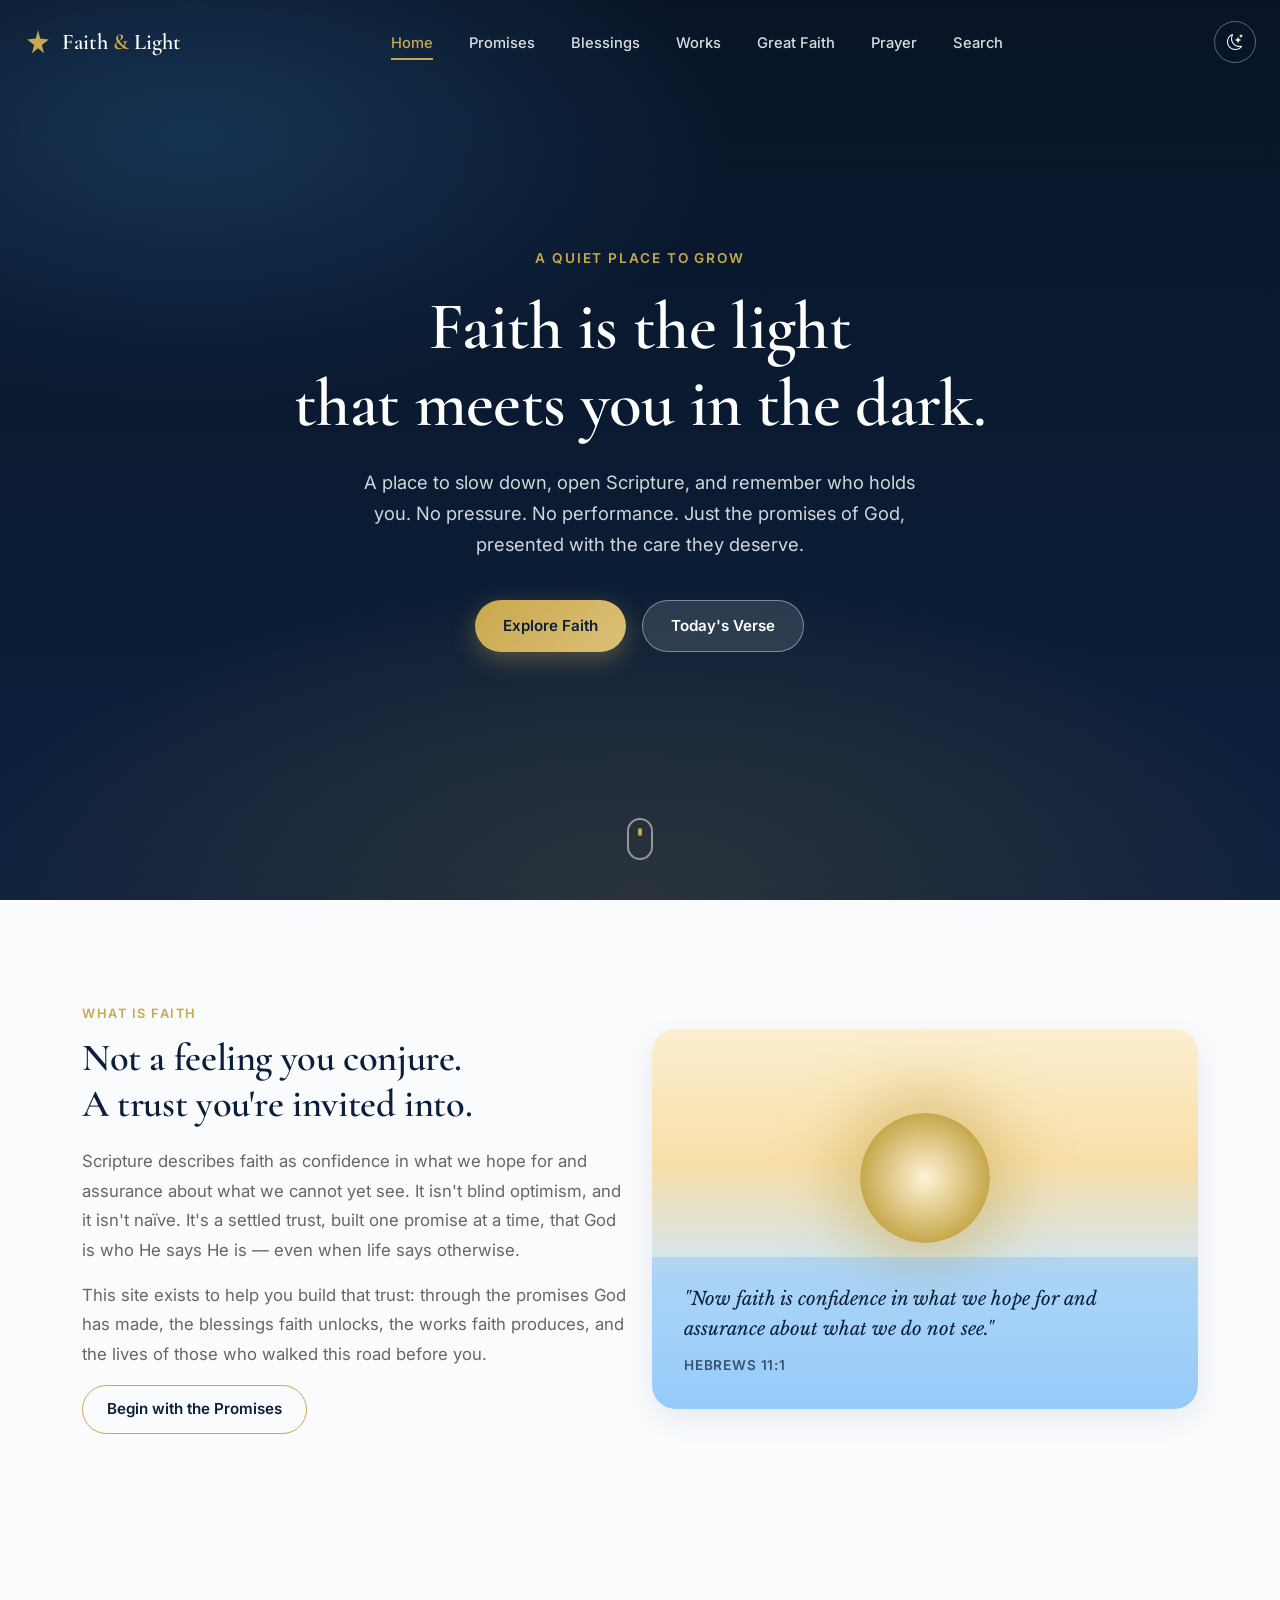
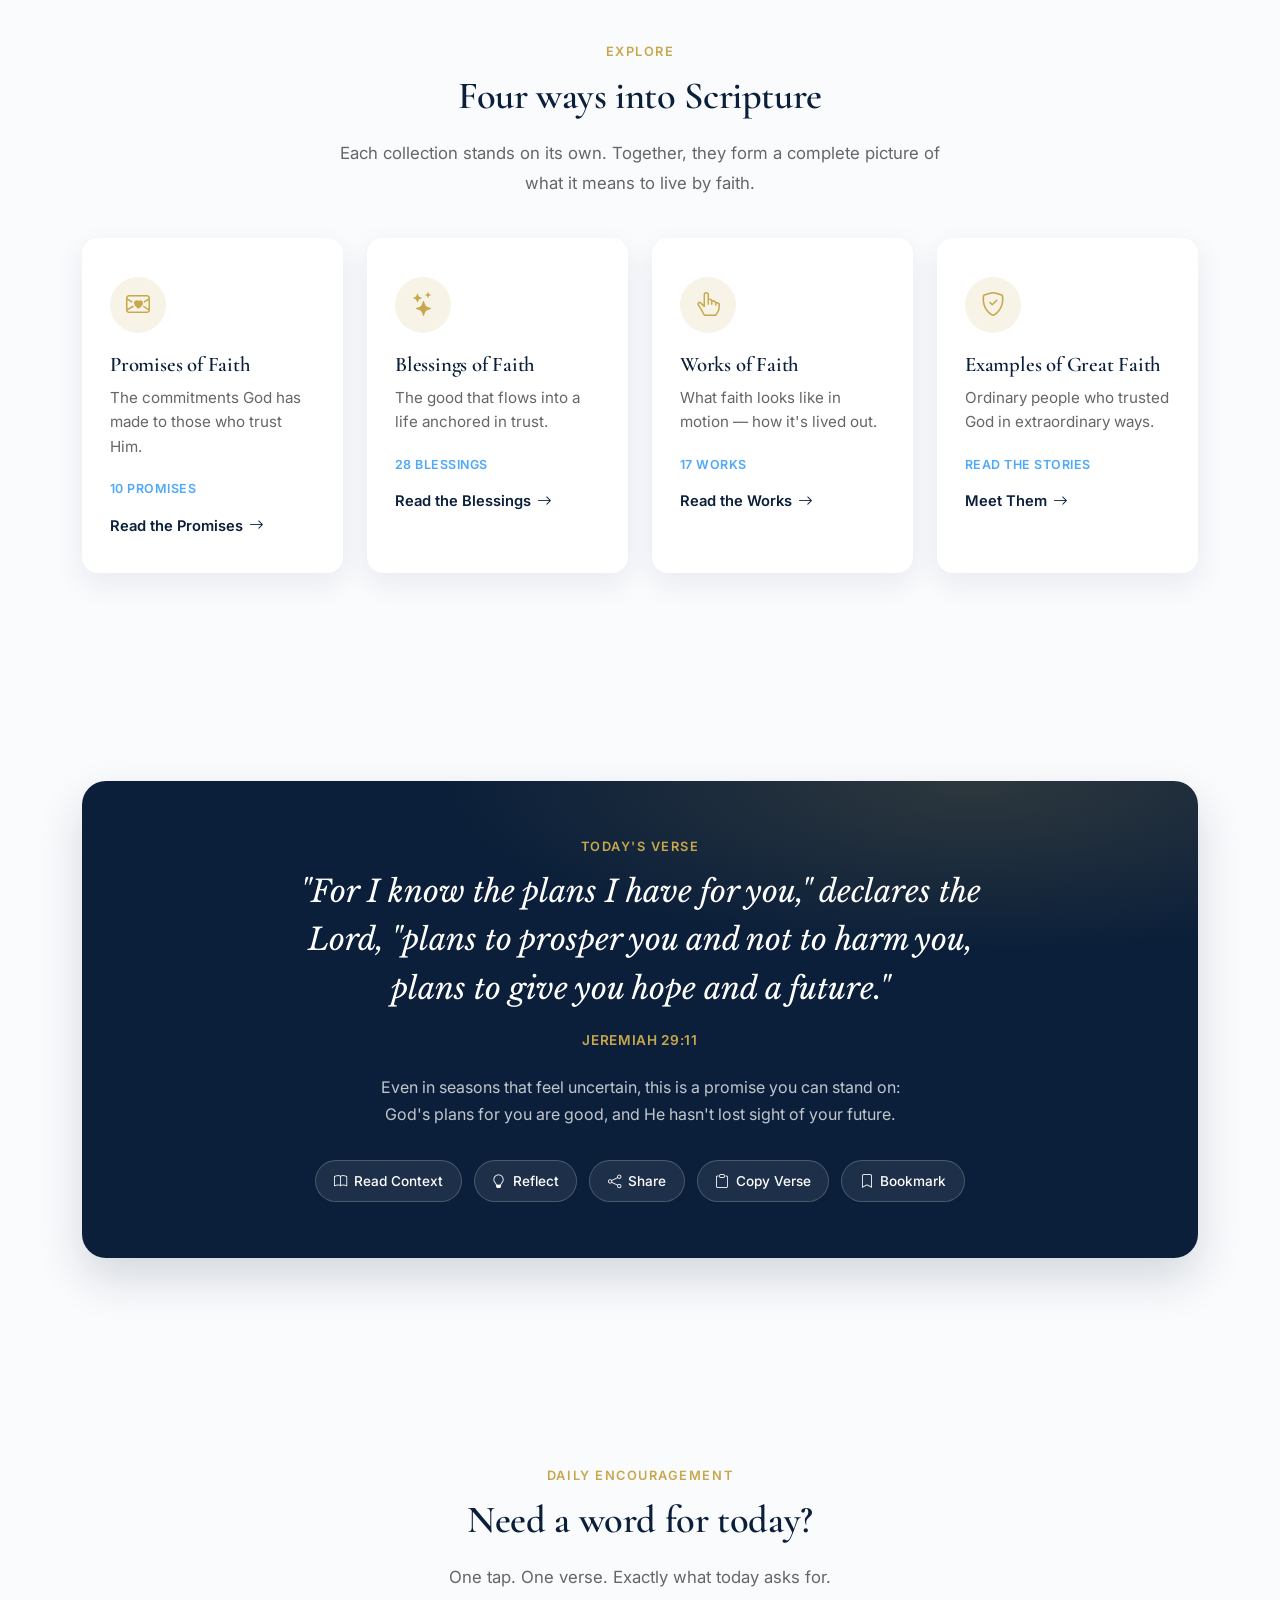
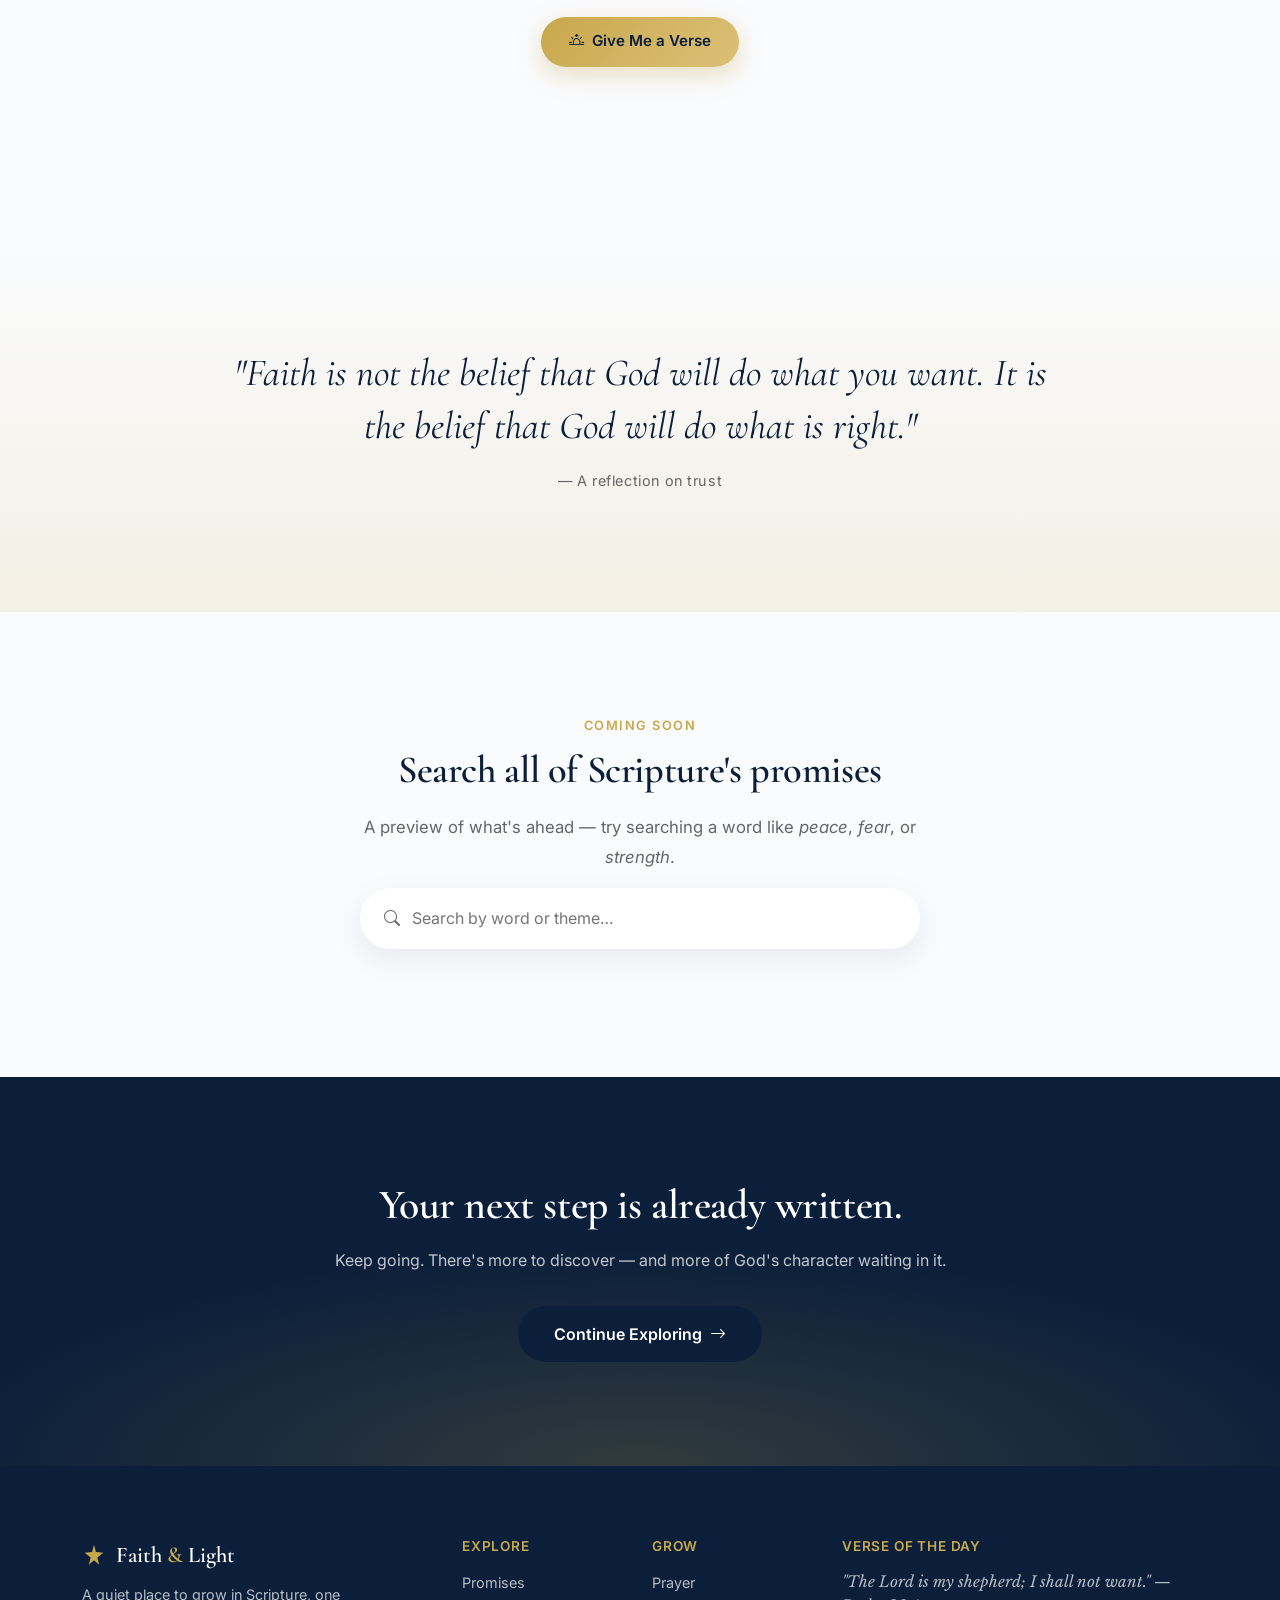
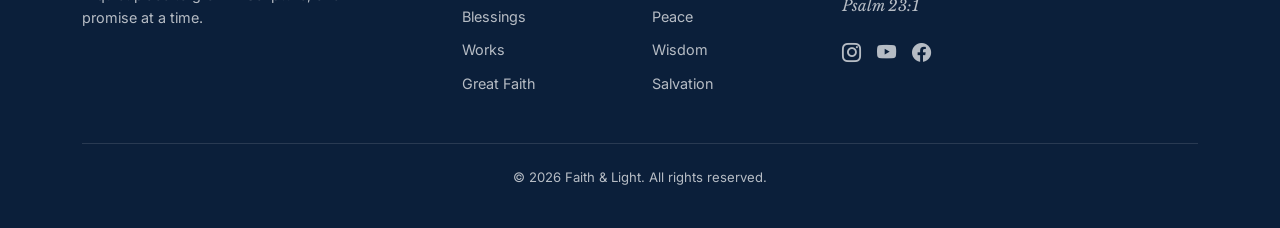
<file: index.html>
<!DOCTYPE html>
<html lang="en" data-theme="light">
<head>
<meta charset="UTF-8">
<meta name="viewport" content="width=device-width, initial-scale=1.0">
<title>Faith &amp; Light | Grow in Scripture, Hope, and Grace</title>
<meta name="description" content="A premium, interactive home for exploring faith — the promises, blessings, works, and examples of Scripture, presented with beauty and clarity.">
<link rel="canonical" href="https://www.example.com/">

<!-- Open Graph -->
<meta property="og:type" content="website">
<meta property="og:title" content="Faith & Light | Grow in Scripture, Hope, and Grace">
<meta property="og:description" content="A premium, interactive home for exploring faith — the promises, blessings, works, and examples of Scripture.">
<meta property="og:image" content="assets/images/og-cover.jpg">
<meta property="og:url" content="https://www.example.com/">

<!-- Twitter -->
<meta name="twitter:card" content="summary_large_image">
<meta name="twitter:title" content="Faith & Light | Grow in Scripture, Hope, and Grace">
<meta name="twitter:description" content="A premium, interactive home for exploring faith — the promises, blessings, works, and examples of Scripture.">
<meta name="twitter:image" content="assets/images/og-cover.jpg">

<!-- Structured data placeholder -->
<script type="application/ld+json">
{
  "@context": "https://schema.org",
  "@type": "WebSite",
  "name": "Faith & Light",
  "url": "https://www.example.com/",
  "description": "A premium, interactive home for exploring faith through Scripture."
}
</script>

<!-- Preconnect -->
<link rel="preconnect" href="https://fonts.googleapis.com">
<link rel="preconnect" href="https://fonts.gstatic.com" crossorigin>
<link href="https://fonts.googleapis.com/css2?family=Cormorant+Garamond:ital,wght@0,400;0,500;0,600;1,500&family=Inter:wght@400;500;600;700&family=Libre+Baskerville:ital@0;1&display=swap" rel="stylesheet">

<!-- Bootstrap 5 -->
<link href="https://cdn.jsdelivr.net/npm/bootstrap@5.3.3/dist/css/bootstrap.min.css" rel="stylesheet">
<!-- Icons -->
<link rel="stylesheet" href="https://cdn.jsdelivr.net/npm/bootstrap-icons@1.11.3/font/bootstrap-icons.css">

<!-- Site styles -->
<link rel="stylesheet" href="css/style.css">
</head>
<body>

<!-- Skip link for accessibility -->
<a class="skip-link" href="#main-content">Skip to main content</a>

<!-- Reading progress bar -->
<div class="progress-bar-fixed" id="readingProgress" aria-hidden="true"></div>

<!-- =========================================================
     NAVIGATION
========================================================= -->
<header>
  <nav class="site-nav" id="siteNav" aria-label="Primary">
    <div class="nav-inner">
      <a href="index.html" class="brand" aria-label="Faith and Light, home">
        <span class="brand-mark" aria-hidden="true">
          <svg width="28" height="28" viewBox="0 0 28 28" fill="none">
            <path d="M14 2 L16.2 10.4 L24.8 11.5 L17.9 16.9 L20 25.3 L14 20.2 L8 25.3 L10.1 16.9 L3.2 11.5 L11.8 10.4 Z" fill="currentColor"/>
          </svg>
        </span>
        <span class="brand-text">Faith <em>&amp;</em> Light</span>
      </a>

      <button class="nav-toggle" id="navToggle" aria-expanded="false" aria-controls="navMenu" aria-label="Open menu">
        <span></span><span></span><span></span>
      </button>

      <ul class="nav-menu" id="navMenu">
        <li><a href="index.html" class="active" aria-current="page">Home</a></li>
        <li><a href="promises.html">Promises</a></li>
        <li><a href="blessings.html">Blessings</a></li>
        <li><a href="works.html">Works</a></li>
        <li><a href="examples.html">Great Faith</a></li>
        <li><a href="prayer.html">Prayer</a></li>
        <li><a href="search.html">Search</a></li>
      </ul>

      <button class="theme-toggle" id="themeToggle" aria-label="Toggle dark mode" aria-pressed="false">
        <i class="bi bi-moon-stars" aria-hidden="true"></i>
      </button>
    </div>
  </nav>
</header>

<main id="main-content">

  <!-- =========================================================
       HERO
  ========================================================= -->
  <section class="hero" aria-label="Introduction">
    <canvas id="particleCanvas" aria-hidden="true"></canvas>
    <div class="hero-gradient" aria-hidden="true"></div>
    <div class="hero-overlay" aria-hidden="true"></div>

    <div class="hero-content">
      <p class="eyebrow">A quiet place to grow</p>
      <h1 class="hero-title">Faith is the light<br> that meets you in the dark.</h1>
      <p class="hero-subtitle">
        A place to slow down, open Scripture, and remember who holds you.
        No pressure. No performance. Just the promises of God, presented
        with the care they deserve.
      </p>
      <div class="hero-actions">
        <a href="#featured-sections" class="btn btn-hero-primary">Explore Faith</a>
        <a href="#featured-scripture" class="btn btn-hero-secondary">Today's Verse</a>
      </div>
    </div>

    <a href="#introduction" class="scroll-indicator" aria-label="Scroll to next section">
      <span class="scroll-dot"></span>
    </a>
  </section>

  <!-- =========================================================
       INTRODUCTION
  ========================================================= -->
  <section class="introduction" id="introduction">
    <div class="container">
      <div class="row align-items-center gy-5">
        <div class="col-lg-6 fade-in-up">
          <p class="section-eyebrow">What Is Faith</p>
          <h2 class="section-title">Not a feeling you conjure. <br>A trust you're invited into.</h2>
          <p class="section-body">
            Scripture describes faith as confidence in what we hope for
            and assurance about what we cannot yet see. It isn't blind
            optimism, and it isn't naïve. It's a settled trust, built one
            promise at a time, that God is who He says He is — even when
            life says otherwise.
          </p>
          <p class="section-body">
            This site exists to help you build that trust: through the
            promises God has made, the blessings faith unlocks, the works
            faith produces, and the lives of those who walked this road
            before you.
          </p>
          <a href="promises.html" class="btn btn-outline-gold">Begin with the Promises</a>
        </div>
        <div class="col-lg-6 fade-in-up" data-delay="1">
          <div class="illustration-frame" role="img" aria-label="Sunrise over still water, a picture of quiet trust">
            <div class="illustration-sunrise"></div>
            <div class="illustration-water"></div>
            <blockquote class="illustration-verse">
              "Now faith is confidence in what we hope for and assurance
              about what we do not see."
              <cite>Hebrews 11:1</cite>
            </blockquote>
          </div>
        </div>
      </div>
    </div>
  </section>

  <!-- =========================================================
       FEATURED SECTIONS
  ========================================================= -->
  <section class="featured-sections" id="featured-sections">
    <div class="container">
      <p class="section-eyebrow text-center">Explore</p>
      <h2 class="section-title text-center">Four ways into Scripture</h2>
      <p class="section-body text-center mx-auto section-lead">
        Each collection stands on its own. Together, they form a complete
        picture of what it means to live by faith.
      </p>

      <div class="row g-4 mt-2">

        <div class="col-md-6 col-lg-3 fade-in-up" data-delay="0">
          <article class="feature-card">
            <div class="feature-icon"><i class="bi bi-envelope-heart" aria-hidden="true"></i></div>
            <h3 class="feature-title">Promises of Faith</h3>
            <p class="feature-desc">The commitments God has made to those who trust Him.</p>
            <span class="feature-count" data-count="10">10 Promises</span>
            <a href="promises.html" class="feature-link">Read the Promises <i class="bi bi-arrow-right"></i></a>
          </article>
        </div>

        <div class="col-md-6 col-lg-3 fade-in-up" data-delay="1">
          <article class="feature-card">
            <div class="feature-icon"><i class="bi bi-stars" aria-hidden="true"></i></div>
            <h3 class="feature-title">Blessings of Faith</h3>
            <p class="feature-desc">The good that flows into a life anchored in trust.</p>
            <span class="feature-count" data-count="28">28 Blessings</span>
            <a href="blessings.html" class="feature-link">Read the Blessings <i class="bi bi-arrow-right"></i></a>
          </article>
        </div>

        <div class="col-md-6 col-lg-3 fade-in-up" data-delay="2">
          <article class="feature-card">
            <div class="feature-icon"><i class="bi bi-hand-index-thumb" aria-hidden="true"></i></div>
            <h3 class="feature-title">Works of Faith</h3>
            <p class="feature-desc">What faith looks like in motion — how it's lived out.</p>
            <span class="feature-count" data-count="17">17 Works</span>
            <a href="works.html" class="feature-link">Read the Works <i class="bi bi-arrow-right"></i></a>
          </article>
        </div>

        <div class="col-md-6 col-lg-3 fade-in-up" data-delay="3">
          <article class="feature-card">
            <div class="feature-icon"><i class="bi bi-shield-check" aria-hidden="true"></i></div>
            <h3 class="feature-title">Examples of Great Faith</h3>
            <p class="feature-desc">Ordinary people who trusted God in extraordinary ways.</p>
            <span class="feature-count">Read the Stories</span>
            <a href="examples.html" class="feature-link">Meet Them <i class="bi bi-arrow-right"></i></a>
          </article>
        </div>

      </div>
    </div>
  </section>

  <!-- =========================================================
       FEATURED SCRIPTURE
  ========================================================= -->
  <section class="featured-scripture" id="featured-scripture">
    <div class="container">
      <div class="scripture-card fade-in-up">
        <p class="section-eyebrow">Today's Verse</p>
        <blockquote class="scripture-text" id="scriptureText">
          "For I know the plans I have for you," declares the Lord,
          "plans to prosper you and not to harm you, plans to give you
          hope and a future."
        </blockquote>
        <cite class="scripture-ref" id="scriptureRef">Jeremiah 29:11</cite>
        <p class="scripture-thought" id="scriptureThought">
          Even in seasons that feel uncertain, this is a promise you can
          stand on: God's plans for you are good, and He hasn't lost
          sight of your future.
        </p>

        <div class="scripture-actions">
          <a href="#" class="scripture-btn" id="btnContext">
            <i class="bi bi-book" aria-hidden="true"></i> Read Context
          </a>
          <button type="button" class="scripture-btn" id="btnReflect">
            <i class="bi bi-lightbulb" aria-hidden="true"></i> Reflect
          </button>
          <button type="button" class="scripture-btn" id="btnShare">
            <i class="bi bi-share" aria-hidden="true"></i> Share
          </button>
          <button type="button" class="scripture-btn" id="btnCopy">
            <i class="bi bi-clipboard" aria-hidden="true"></i> Copy Verse
          </button>
          <button type="button" class="scripture-btn scripture-btn-bookmark" id="btnBookmark" aria-pressed="false">
            <i class="bi bi-bookmark" aria-hidden="true"></i> <span>Bookmark</span>
          </button>
        </div>

        <p class="reflect-panel" id="reflectPanel" hidden>
          Take a slow breath. Where in your life right now do you need to
          believe this is still true? Name it — even silently — and let
          this verse sit with you for a moment before you move on.
        </p>
      </div>
    </div>
  </section>

  <!-- =========================================================
       DAILY ENCOURAGEMENT
  ========================================================= -->
  <section class="daily-encouragement">
    <div class="container">
      <div class="encouragement-panel fade-in-up">
        <p class="section-eyebrow">Daily Encouragement</p>
        <h2 class="section-title">Need a word for today?</h2>
        <p class="section-body">One tap. One verse. Exactly what today asks for.</p>

        <button type="button" class="btn btn-hero-primary" id="btnEncourage">
          <i class="bi bi-sunrise" aria-hidden="true"></i> Give Me a Verse
        </button>

        <div class="encouragement-result" id="encouragementResult" aria-live="polite"></div>
      </div>
    </div>
  </section>

  <!-- =========================================================
       FAITH QUOTE
  ========================================================= -->
  <section class="faith-quote">
    <div class="container">
      <blockquote class="faith-quote-text fade-in-up">
        "Faith is not the belief that God will do what you want.
        It is the belief that God will do what is right."
      </blockquote>
      <p class="faith-quote-source">— A reflection on trust</p>
    </div>
  </section>

  <!-- =========================================================
       SEARCH PREVIEW
  ========================================================= -->
  <section class="search-preview" id="search">
    <div class="container">
      <p class="section-eyebrow text-center">Coming Soon</p>
      <h2 class="section-title text-center">Search all of Scripture's promises</h2>
      <p class="section-body text-center mx-auto section-lead">
        A preview of what's ahead — try searching a word like
        <em>peace</em>, <em>fear</em>, or <em>strength</em>.
      </p>

      <div class="search-box fade-in-up">
        <i class="bi bi-search" aria-hidden="true"></i>
        <input
          type="search"
          id="previewSearch"
          placeholder="Search by word or theme…"
          aria-label="Search preview — search sample verses by word or theme">
      </div>

      <ul class="search-results" id="searchResults" aria-live="polite"></ul>
    </div>
  </section>

  <!-- =========================================================
       CALL TO ACTION
  ========================================================= -->
  <section class="cta-section">
    <div class="container">
      <div class="cta-panel fade-in-up">
        <h2 class="cta-title">Your next step is already written.</h2>
        <p class="cta-body">Keep going. There's more to discover — and more of God's character waiting in it.</p>
        <a href="promises.html" class="btn btn-cta">Continue Exploring <i class="bi bi-arrow-right"></i></a>
      </div>
    </div>
  </section>

</main>

<!-- =========================================================
     FOOTER
========================================================= -->
<footer class="site-footer">
  <div class="container">
    <div class="row gy-4">
      <div class="col-lg-4">
        <a href="index.html" class="brand footer-brand">
          <span class="brand-mark" aria-hidden="true">
            <svg width="24" height="24" viewBox="0 0 28 28" fill="none">
              <path d="M14 2 L16.2 10.4 L24.8 11.5 L17.9 16.9 L20 25.3 L14 20.2 L8 25.3 L10.1 16.9 L3.2 11.5 L11.8 10.4 Z" fill="currentColor"/>
            </svg>
          </span>
          <span class="brand-text">Faith <em>&amp;</em> Light</span>
        </a>
        <p class="footer-tagline">A quiet place to grow in Scripture, one promise at a time.</p>
      </div>

      <div class="col-lg-2 col-6">
        <h3 class="footer-heading">Explore</h3>
        <ul class="footer-links">
          <li><a href="promises.html">Promises</a></li>
          <li><a href="blessings.html">Blessings</a></li>
          <li><a href="works.html">Works</a></li>
          <li><a href="examples.html">Great Faith</a></li>
        </ul>
      </div>

      <div class="col-lg-2 col-6">
        <h3 class="footer-heading">Grow</h3>
        <ul class="footer-links">
          <li><a href="prayer.html">Prayer</a></li>
          <li><a href="peace.html">Peace</a></li>
          <li><a href="wisdom.html">Wisdom</a></li>
          <li><a href="salvation.html">Salvation</a></li>
        </ul>
      </div>

      <div class="col-lg-4">
        <h3 class="footer-heading">Verse of the Day</h3>
        <p class="footer-verse" id="footerVerse">"The Lord is my shepherd; I shall not want." — Psalm 23:1</p>
        <div class="footer-social" aria-label="Social links">
          <a href="#" aria-label="Instagram"><i class="bi bi-instagram" aria-hidden="true"></i></a>
          <a href="#" aria-label="YouTube"><i class="bi bi-youtube" aria-hidden="true"></i></a>
          <a href="#" aria-label="Facebook"><i class="bi bi-facebook" aria-hidden="true"></i></a>
        </div>
      </div>
    </div>

    <div class="footer-bottom">
      <p>&copy; <span id="footerYear"></span> Faith &amp; Light. All rights reserved.</p>
    </div>
  </div>
</footer>

<button type="button" class="back-to-top" id="backToTop" aria-label="Back to top">
  <i class="bi bi-arrow-up" aria-hidden="true"></i>
</button>

<script src="https://cdn.jsdelivr.net/npm/bootstrap@5.3.3/dist/js/bootstrap.bundle.min.js"></script>
<script src="js/app.js"></script>
</body>
</html>
</file>
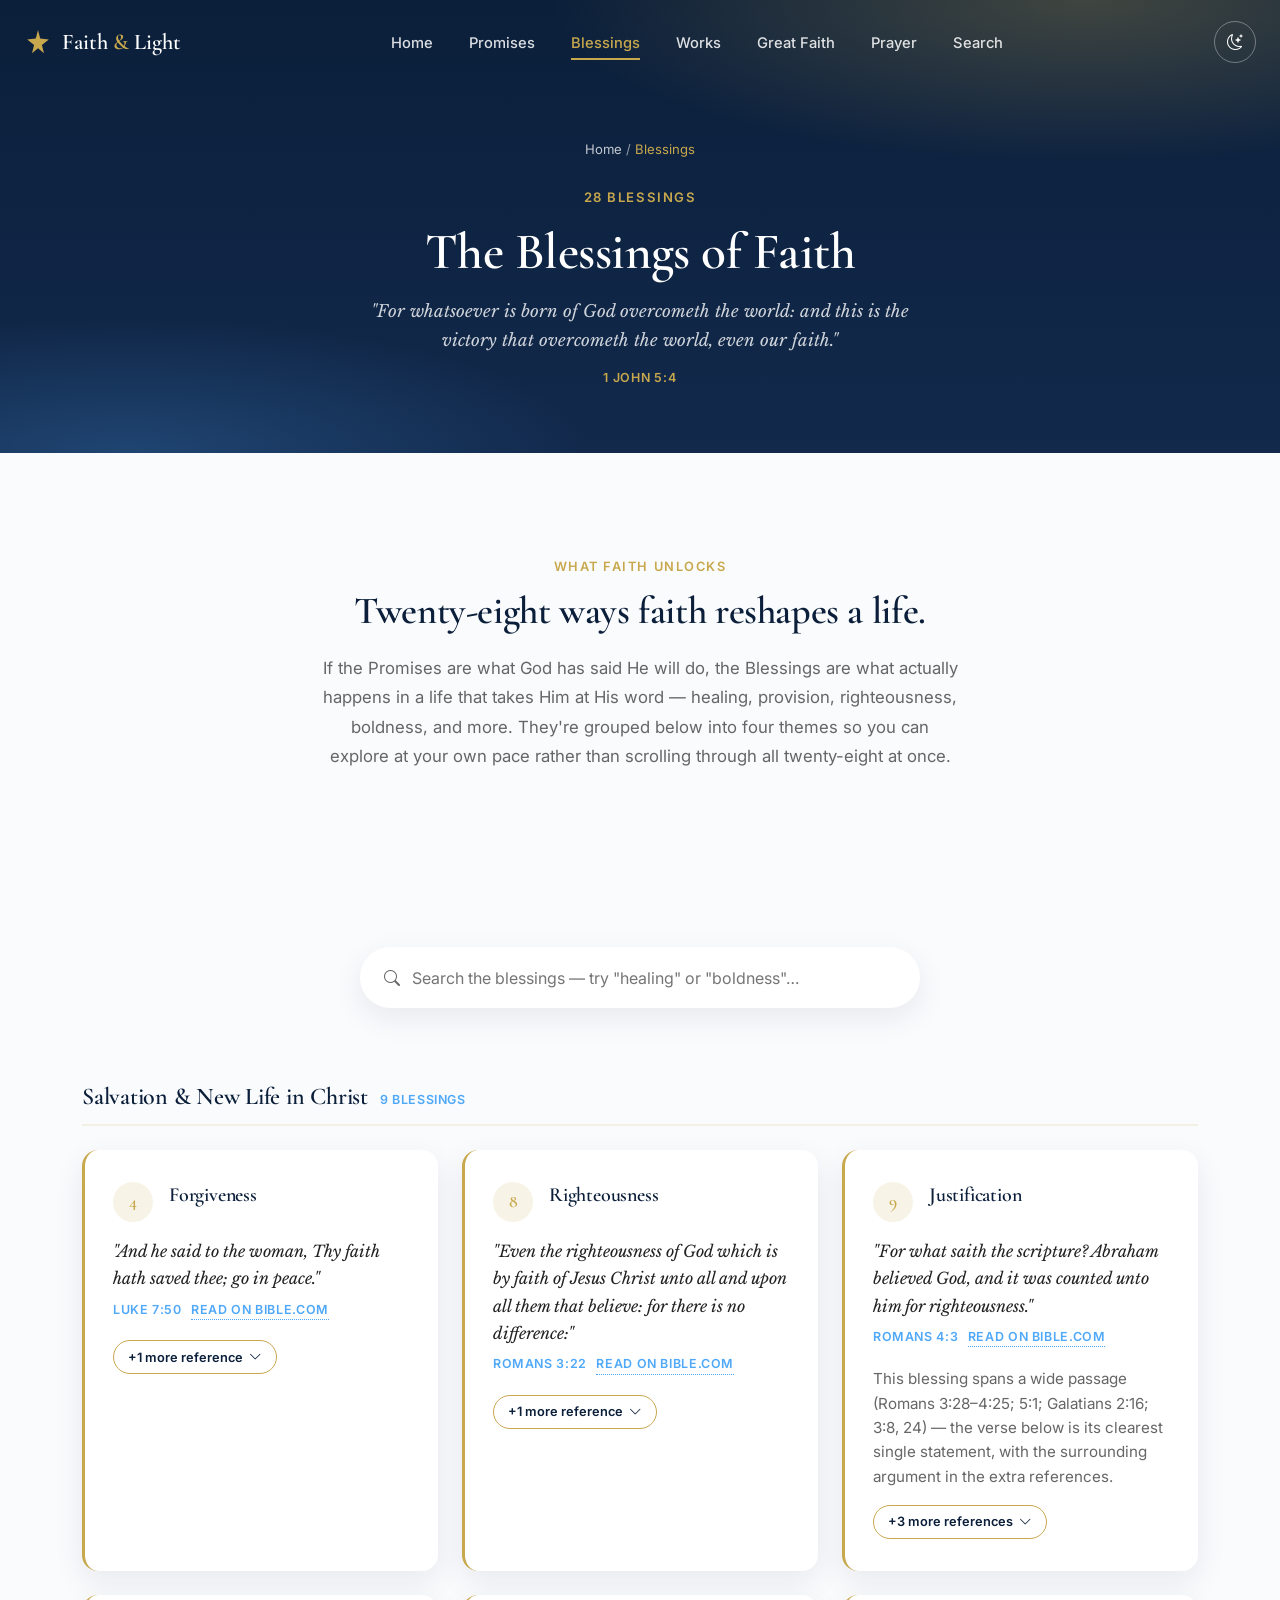
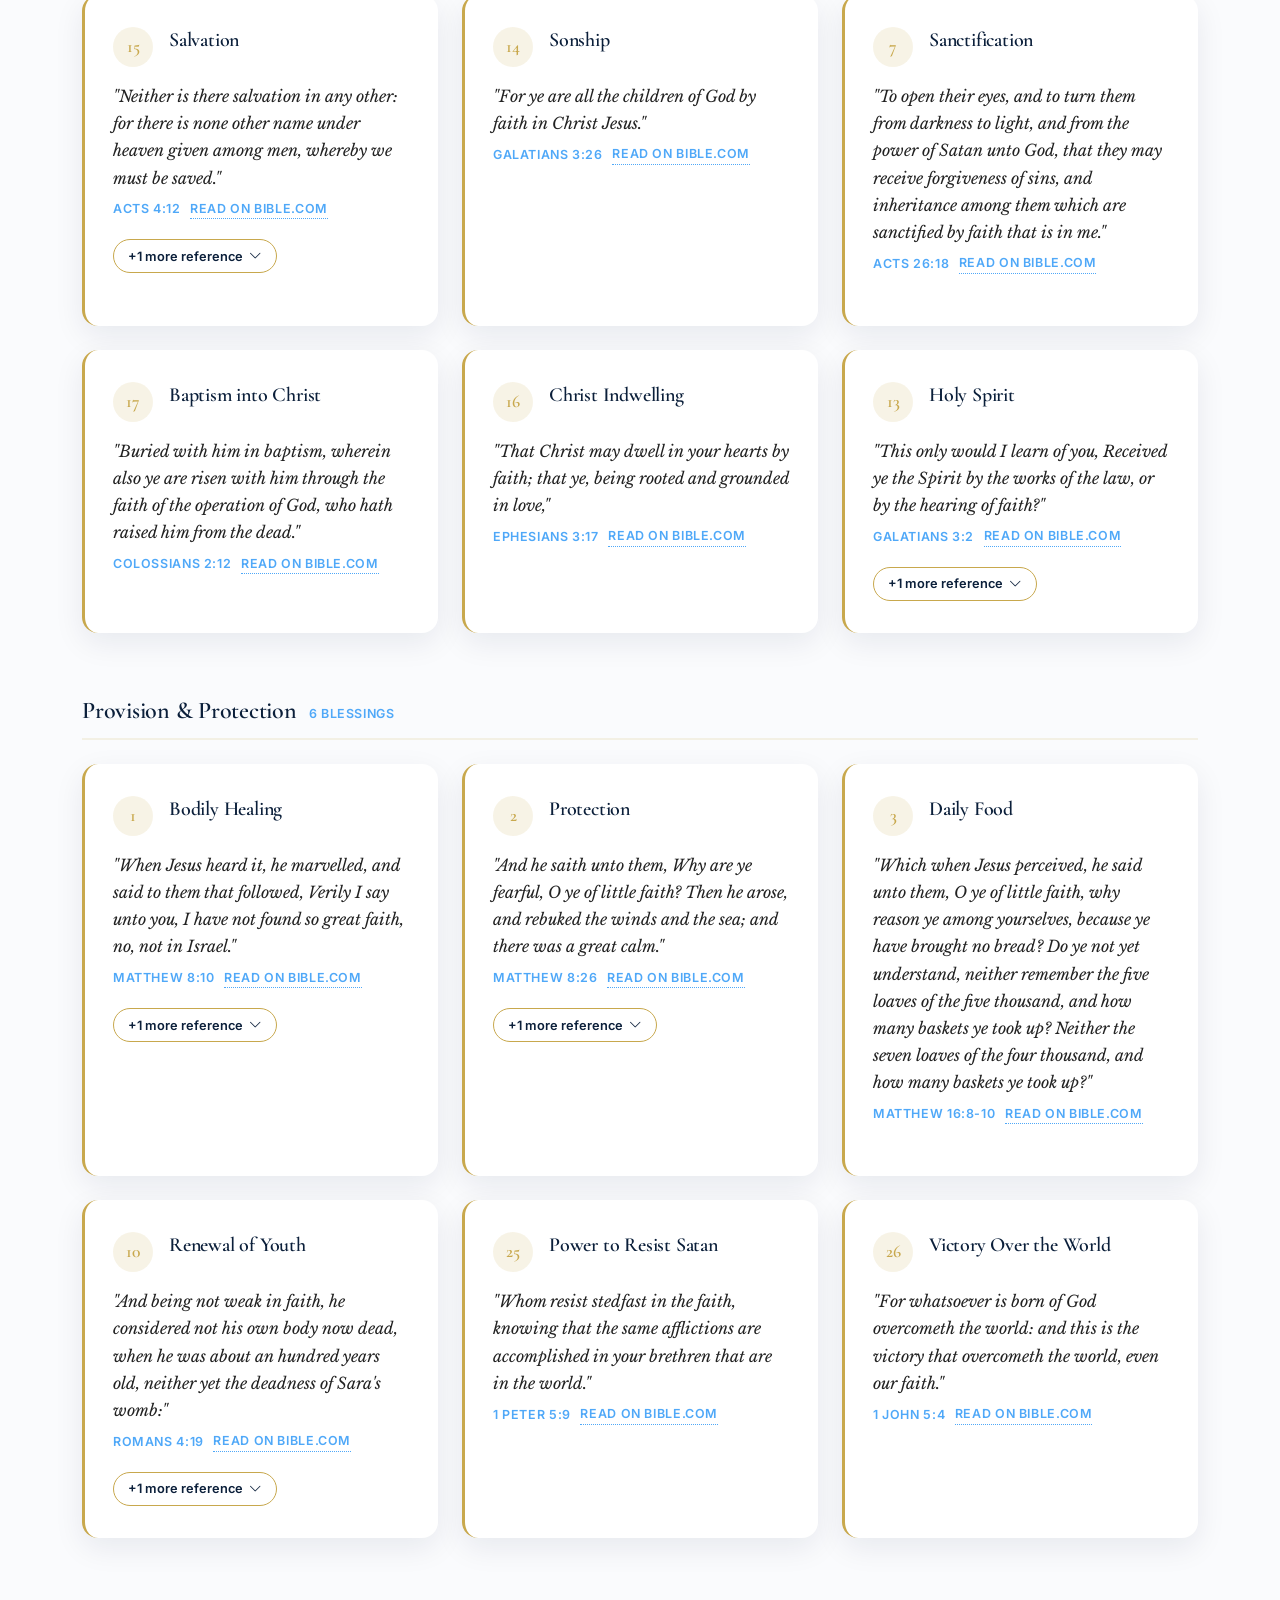
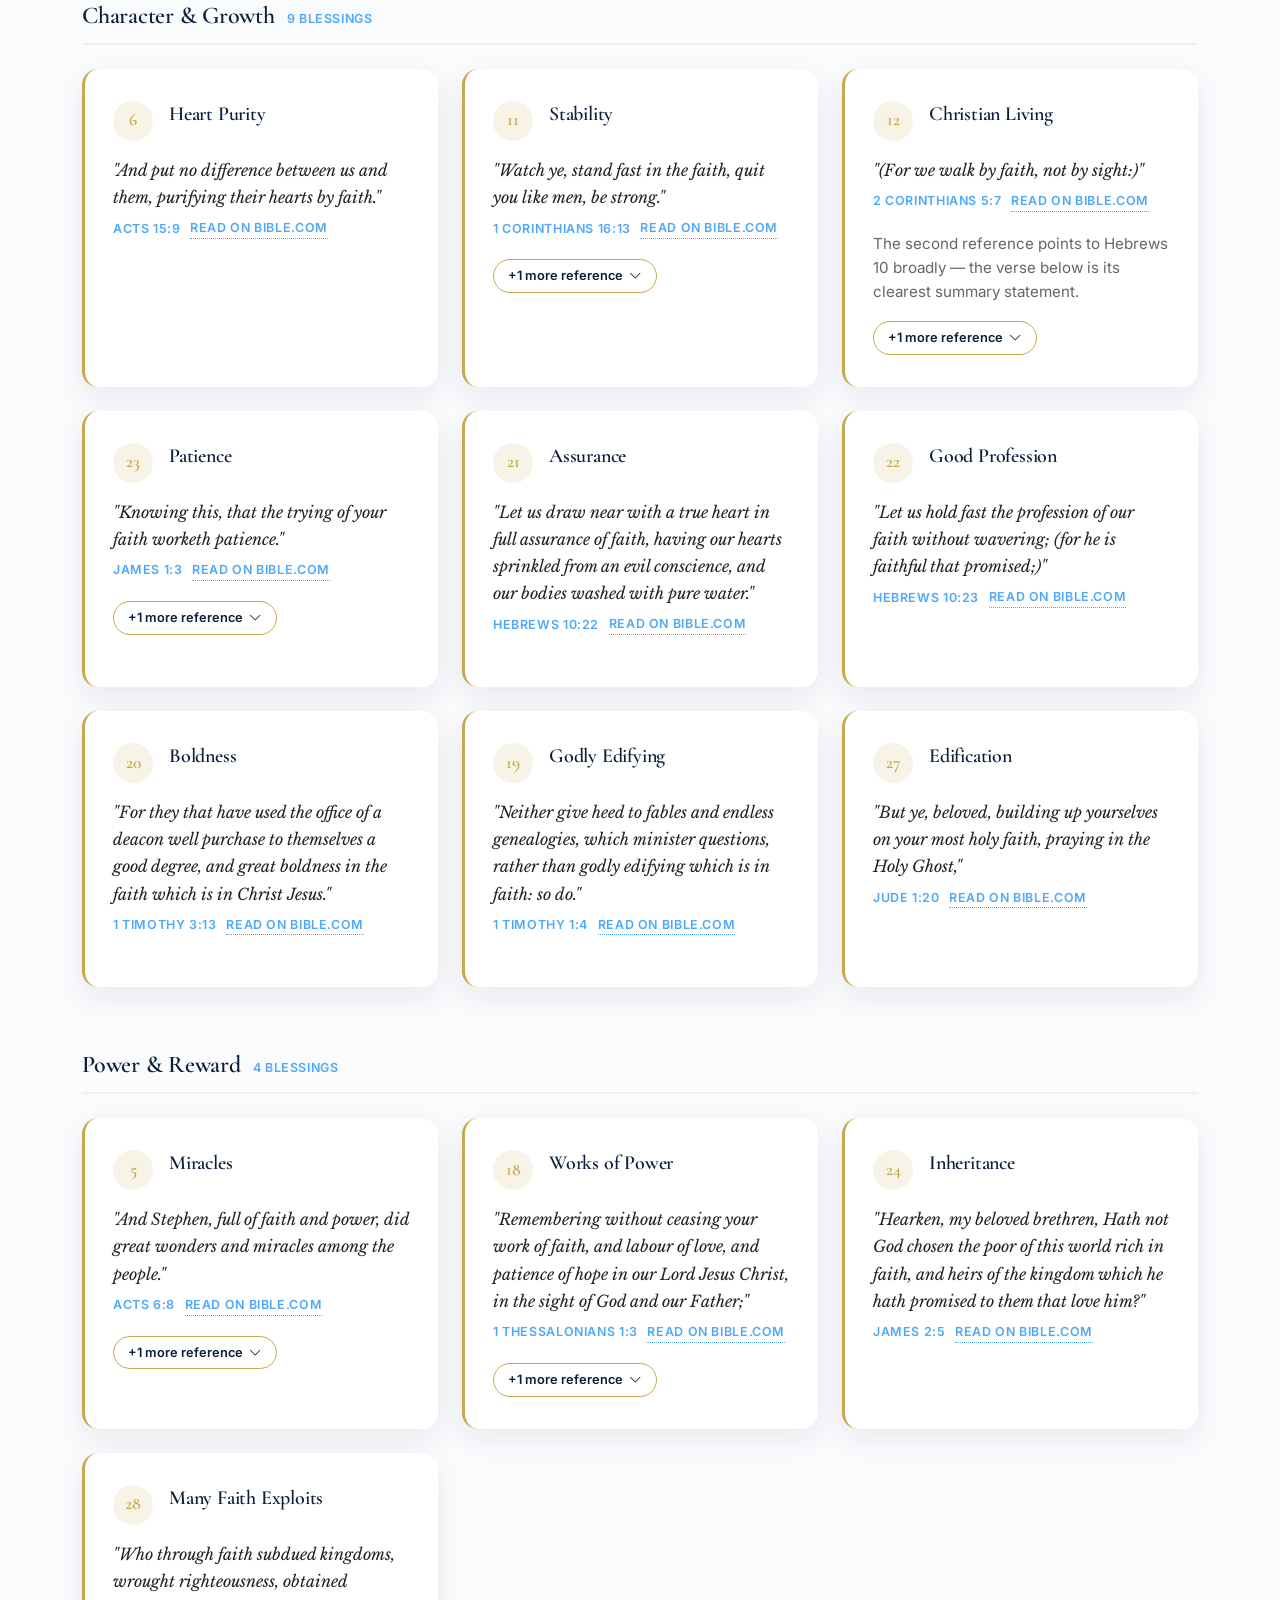
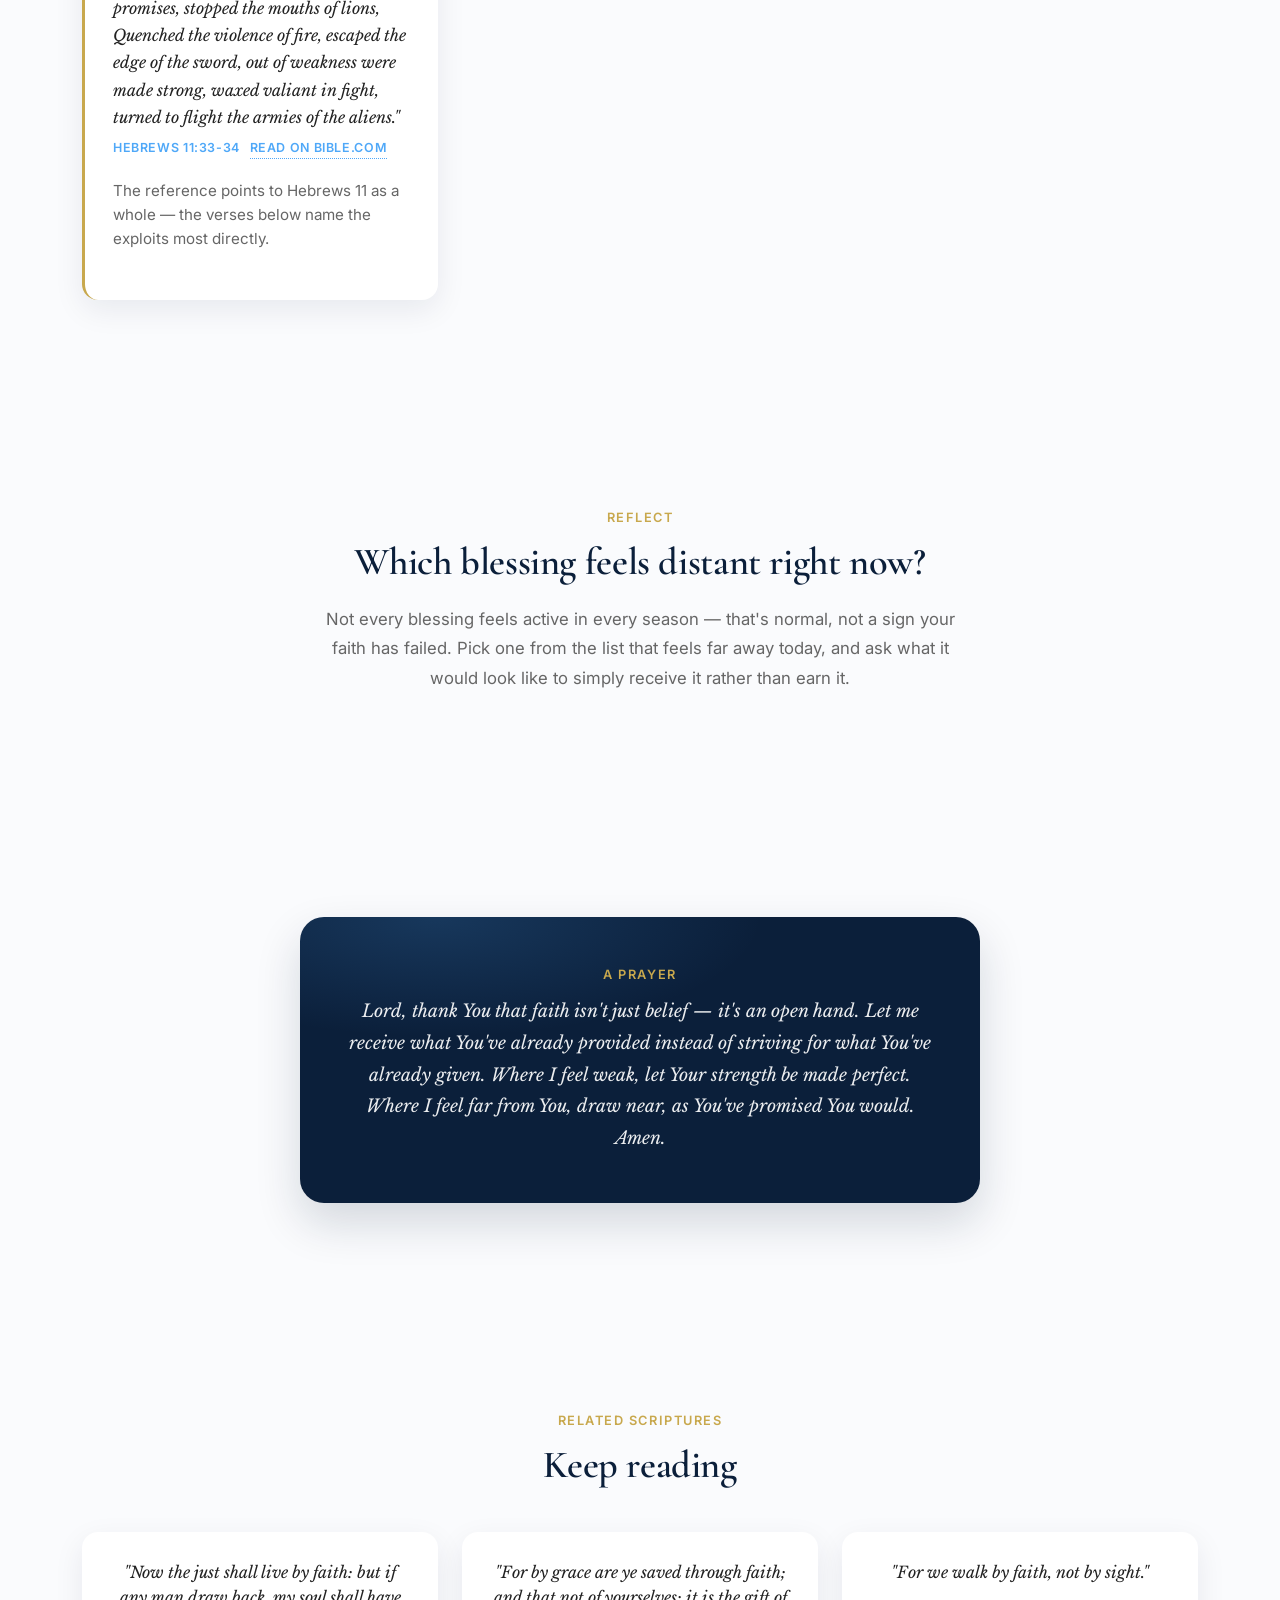
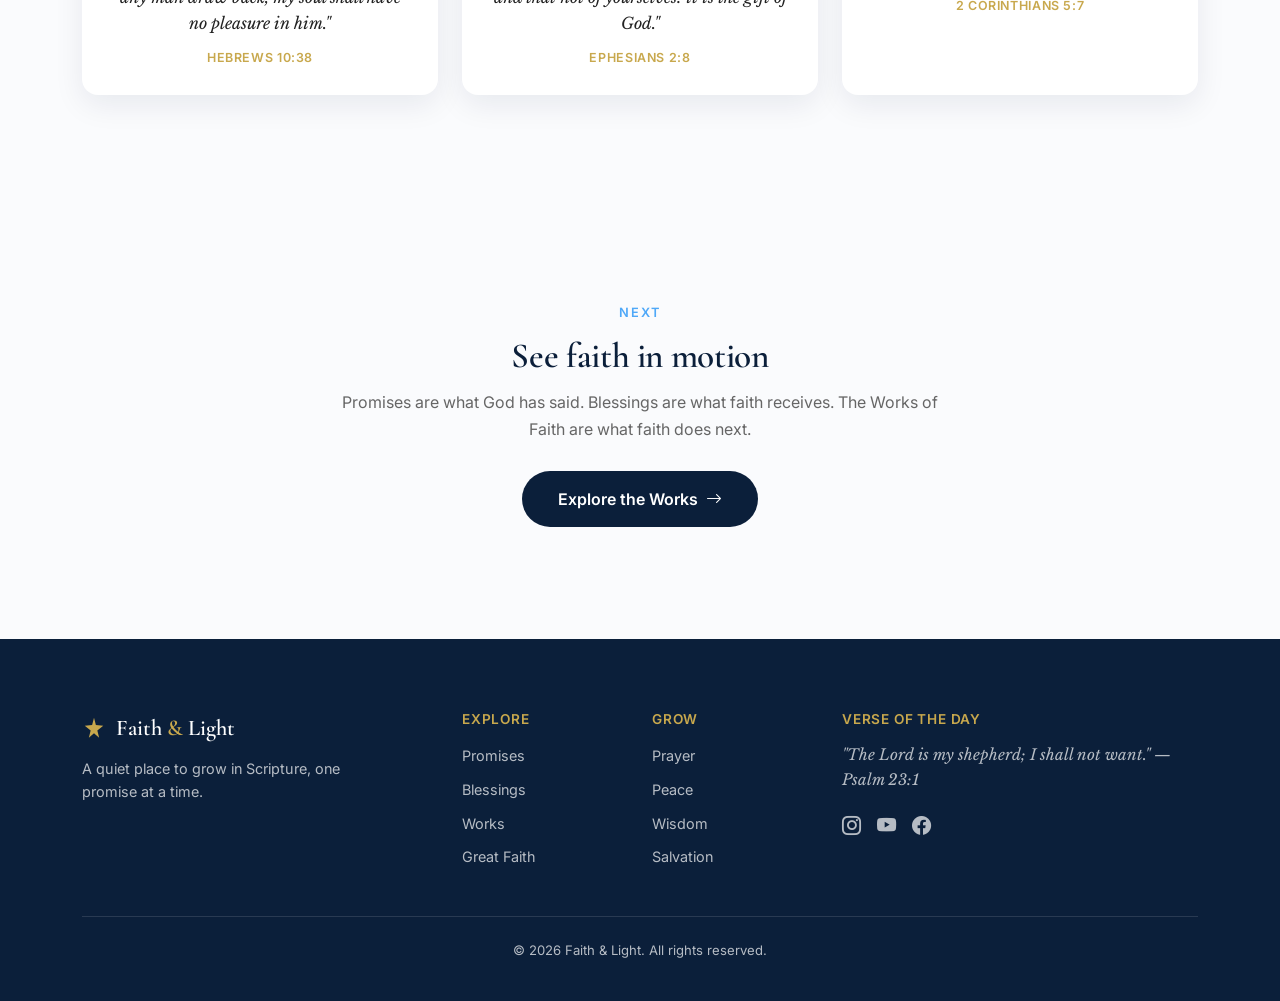
<file: blessings.html>
<!DOCTYPE html>
<html lang="en" data-theme="light">
<head>
<meta charset="UTF-8">
<meta name="viewport" content="width=device-width, initial-scale=1.0">
<title>Blessings of Faith | Faith &amp; Light</title>
<meta name="description" content="Twenty-eight blessings that flow from faith — from healing and provision to righteousness, sonship, and victory over the world.">
<link rel="canonical" href="https://www.example.com/blessings.html">

<meta property="og:type" content="website">
<meta property="og:title" content="Blessings of Faith | Faith & Light">
<meta property="og:description" content="Twenty-eight blessings Scripture ties to a life of faith.">
<meta property="og:image" content="assets/images/og-blessings.jpg">
<meta property="og:url" content="https://www.example.com/blessings.html">

<meta name="twitter:card" content="summary_large_image">
<meta name="twitter:title" content="Blessings of Faith | Faith & Light">
<meta name="twitter:description" content="Twenty-eight blessings Scripture ties to a life of faith.">
<meta name="twitter:image" content="assets/images/og-blessings.jpg">

<script type="application/ld+json">
{
  "@context": "https://schema.org",
  "@type": "CollectionPage",
  "name": "Blessings of Faith",
  "url": "https://www.example.com/blessings.html",
  "isPartOf": { "@type": "WebSite", "name": "Faith & Light", "url": "https://www.example.com/" },
  "description": "Twenty-eight blessings that flow from faith."
}
</script>

<link rel="preconnect" href="https://fonts.googleapis.com">
<link rel="preconnect" href="https://fonts.gstatic.com" crossorigin>
<link href="https://fonts.googleapis.com/css2?family=Cormorant+Garamond:ital,wght@0,400;0,500;0,600;1,500&family=Inter:wght@400;500;600;700&family=Libre+Baskerville:ital@0;1&display=swap" rel="stylesheet">

<link href="https://cdn.jsdelivr.net/npm/bootstrap@5.3.3/dist/css/bootstrap.min.css" rel="stylesheet">
<link rel="stylesheet" href="https://cdn.jsdelivr.net/npm/bootstrap-icons@1.11.3/font/bootstrap-icons.css">

<link rel="stylesheet" href="css/style.css">
<link rel="stylesheet" href="css/pages.css">
</head>
<body>

<a class="skip-link" href="#main-content">Skip to main content</a>
<div class="progress-bar-fixed" id="readingProgress" aria-hidden="true"></div>

<!-- =========================================================
     NAVIGATION (shared across all pages)
========================================================= -->
<header>
  <nav class="site-nav" id="siteNav" aria-label="Primary">
    <div class="nav-inner">
      <a href="index.html" class="brand" aria-label="Faith and Light, home">
        <span class="brand-mark" aria-hidden="true">
          <svg width="28" height="28" viewBox="0 0 28 28" fill="none">
            <path d="M14 2 L16.2 10.4 L24.8 11.5 L17.9 16.9 L20 25.3 L14 20.2 L8 25.3 L10.1 16.9 L3.2 11.5 L11.8 10.4 Z" fill="currentColor"/>
          </svg>
        </span>
        <span class="brand-text">Faith <em>&amp;</em> Light</span>
      </a>

      <button class="nav-toggle" id="navToggle" aria-expanded="false" aria-controls="navMenu" aria-label="Open menu">
        <span></span><span></span><span></span>
      </button>

      <ul class="nav-menu" id="navMenu">
        <li><a href="index.html">Home</a></li>
        <li><a href="promises.html">Promises</a></li>
        <li><a href="blessings.html" class="active" aria-current="page">Blessings</a></li>
        <li><a href="works.html">Works</a></li>
        <li><a href="examples.html">Great Faith</a></li>
        <li><a href="prayer.html">Prayer</a></li>
        <li><a href="search.html">Search</a></li>
      </ul>

      <button class="theme-toggle" id="themeToggle" aria-label="Toggle dark mode" aria-pressed="false">
        <i class="bi bi-moon-stars" aria-hidden="true"></i>
      </button>
    </div>
  </nav>
</header>

<main id="main-content">

  <!-- =========================================================
       PAGE HERO (compact variant)
  ========================================================= -->
  <section class="page-hero" aria-label="Introduction">
    <div class="page-hero-gradient" aria-hidden="true"></div>
    <div class="page-hero-content">
      <nav class="breadcrumb-trail" aria-label="Breadcrumb">
        <a href="index.html">Home</a> <span aria-hidden="true">/</span> <span aria-current="page">Blessings</span>
      </nav>
      <p class="eyebrow">28 Blessings</p>
      <h1 class="page-hero-title">The Blessings of Faith</h1>
      <p class="page-hero-subtitle is-quote">
        "For whatsoever is born of God overcometh the world: and this
        is the victory that overcometh the world, even our faith."
        <span class="hero-subtitle-ref">1 John 5:4</span>
      </p>
    </div>
  </section>

  <!-- =========================================================
       INTRODUCTION
  ========================================================= -->
  <section class="introduction">
    <div class="container">
      <div class="row justify-content-center">
        <div class="col-lg-8 text-center fade-in-up">
          <p class="section-eyebrow">What Faith Unlocks</p>
          <h2 class="section-title">Twenty-eight ways faith reshapes a life.</h2>
          <p class="section-body mx-auto">
            If the Promises are what God has said He will do, the Blessings
            are what actually happens in a life that takes Him at His word —
            healing, provision, righteousness, boldness, and more. They're
            grouped below into four themes so you can explore at your own
            pace rather than scrolling through all twenty-eight at once.
          </p>
        </div>
      </div>
    </div>
  </section>

  <!-- =========================================================
       SEARCH
  ========================================================= -->
  <section class="page-search">
    <div class="container">
      <div class="search-box fade-in-up">
        <i class="bi bi-search" aria-hidden="true"></i>
        <input
          type="search"
          id="blessingSearch"
          placeholder="Search the blessings — try &quot;healing&quot; or &quot;boldness&quot;…"
          aria-label="Search the blessings of faith">
      </div>
      <p class="search-status" id="searchStatus" aria-live="polite"></p>
    </div>
  </section>

  <!-- =========================================================
       CONTENT CARDS (grouped)
  ========================================================= -->
  <section class="content-cards">
    <div class="container" id="blessingGroups">
      <!-- Rendered by js/blessings.js from BLESSING_GROUPS data -->
    </div>
  </section>

  <!-- =========================================================
       REFLECTION
  ========================================================= -->
  <section class="reflection">
    <div class="container">
      <div class="reflection-panel fade-in-up">
        <p class="section-eyebrow">Reflect</p>
        <h2 class="section-title">Which blessing feels distant right now?</h2>
        <p class="section-body mx-auto">
          Not every blessing feels active in every season — that's normal,
          not a sign your faith has failed. Pick one from the list that
          feels far away today, and ask what it would look like to simply
          receive it rather than earn it.
        </p>
      </div>
    </div>
  </section>

  <!-- =========================================================
       PRAYER
  ========================================================= -->
  <section class="prayer-section">
    <div class="container">
      <div class="prayer-card fade-in-up">
        <p class="section-eyebrow">A Prayer</p>
        <p class="prayer-text">
          Lord, thank You that faith isn't just belief — it's an open hand.
          Let me receive what You've already provided instead of striving
          for what You've already given. Where I feel weak, let Your
          strength be made perfect. Where I feel far from You, draw near,
          as You've promised You would. Amen.
        </p>
      </div>
    </div>
  </section>

  <!-- =========================================================
       RELATED SCRIPTURES
  ========================================================= -->
  <section class="related-scriptures">
    <div class="container">
      <p class="section-eyebrow text-center">Related Scriptures</p>
      <h2 class="section-title text-center">Keep reading</h2>
      <div class="row g-4 mt-2">
        <div class="col-md-4 fade-in-up" data-delay="0">
          <div class="related-verse-card">
            <p class="related-verse-text">"Now the just shall live by faith: but if any man draw back, my soul shall have no pleasure in him."</p>
            <cite>Hebrews 10:38</cite>
          </div>
        </div>
        <div class="col-md-4 fade-in-up" data-delay="1">
          <div class="related-verse-card">
            <p class="related-verse-text">"For by grace are ye saved through faith; and that not of yourselves: it is the gift of God."</p>
            <cite>Ephesians 2:8</cite>
          </div>
        </div>
        <div class="col-md-4 fade-in-up" data-delay="2">
          <div class="related-verse-card">
            <p class="related-verse-text">"For we walk by faith, not by sight."</p>
            <cite>2 Corinthians 5:7</cite>
          </div>
        </div>
      </div>
    </div>
  </section>

  <!-- =========================================================
       NEXT SECTION
  ========================================================= -->
  <section class="next-section">
    <div class="container">
      <div class="next-panel fade-in-up">
        <p class="next-label">Next</p>
        <h2 class="next-title">See faith in motion</h2>
        <p class="next-body">Promises are what God has said. Blessings are what faith receives. The Works of Faith are what faith does next.</p>
        <a href="works.html" class="btn btn-cta">Explore the Works <i class="bi bi-arrow-right"></i></a>
      </div>
    </div>
  </section>

</main>

<!-- =========================================================
     FOOTER (shared across all pages)
========================================================= -->
<footer class="site-footer">
  <div class="container">
    <div class="row gy-4">
      <div class="col-lg-4">
        <a href="index.html" class="brand footer-brand">
          <span class="brand-mark" aria-hidden="true">
            <svg width="24" height="24" viewBox="0 0 28 28" fill="none">
              <path d="M14 2 L16.2 10.4 L24.8 11.5 L17.9 16.9 L20 25.3 L14 20.2 L8 25.3 L10.1 16.9 L3.2 11.5 L11.8 10.4 Z" fill="currentColor"/>
            </svg>
          </span>
          <span class="brand-text">Faith <em>&amp;</em> Light</span>
        </a>
        <p class="footer-tagline">A quiet place to grow in Scripture, one promise at a time.</p>
      </div>

      <div class="col-lg-2 col-6">
        <h3 class="footer-heading">Explore</h3>
        <ul class="footer-links">
          <li><a href="promises.html">Promises</a></li>
          <li><a href="blessings.html">Blessings</a></li>
          <li><a href="works.html">Works</a></li>
          <li><a href="examples.html">Great Faith</a></li>
        </ul>
      </div>

      <div class="col-lg-2 col-6">
        <h3 class="footer-heading">Grow</h3>
        <ul class="footer-links">
          <li><a href="prayer.html">Prayer</a></li>
          <li><a href="peace.html">Peace</a></li>
          <li><a href="wisdom.html">Wisdom</a></li>
          <li><a href="salvation.html">Salvation</a></li>
        </ul>
      </div>

      <div class="col-lg-4">
        <h3 class="footer-heading">Verse of the Day</h3>
        <p class="footer-verse" id="footerVerse">"The Lord is my shepherd; I shall not want." — Psalm 23:1</p>
        <div class="footer-social" aria-label="Social links">
          <a href="#" aria-label="Instagram"><i class="bi bi-instagram" aria-hidden="true"></i></a>
          <a href="#" aria-label="YouTube"><i class="bi bi-youtube" aria-hidden="true"></i></a>
          <a href="#" aria-label="Facebook"><i class="bi bi-facebook" aria-hidden="true"></i></a>
        </div>
      </div>
    </div>

    <div class="footer-bottom">
      <p>&copy; <span id="footerYear"></span> Faith &amp; Light. All rights reserved.</p>
    </div>
  </div>
</footer>

<button type="button" class="back-to-top" id="backToTop" aria-label="Back to top">
  <i class="bi bi-arrow-up" aria-hidden="true"></i>
</button>

<script src="https://cdn.jsdelivr.net/npm/bootstrap@5.3.3/dist/js/bootstrap.bundle.min.js"></script>
<script src="js/app.js"></script>
<script src="js/blessings.js"></script>
</body>
</html>
</file>
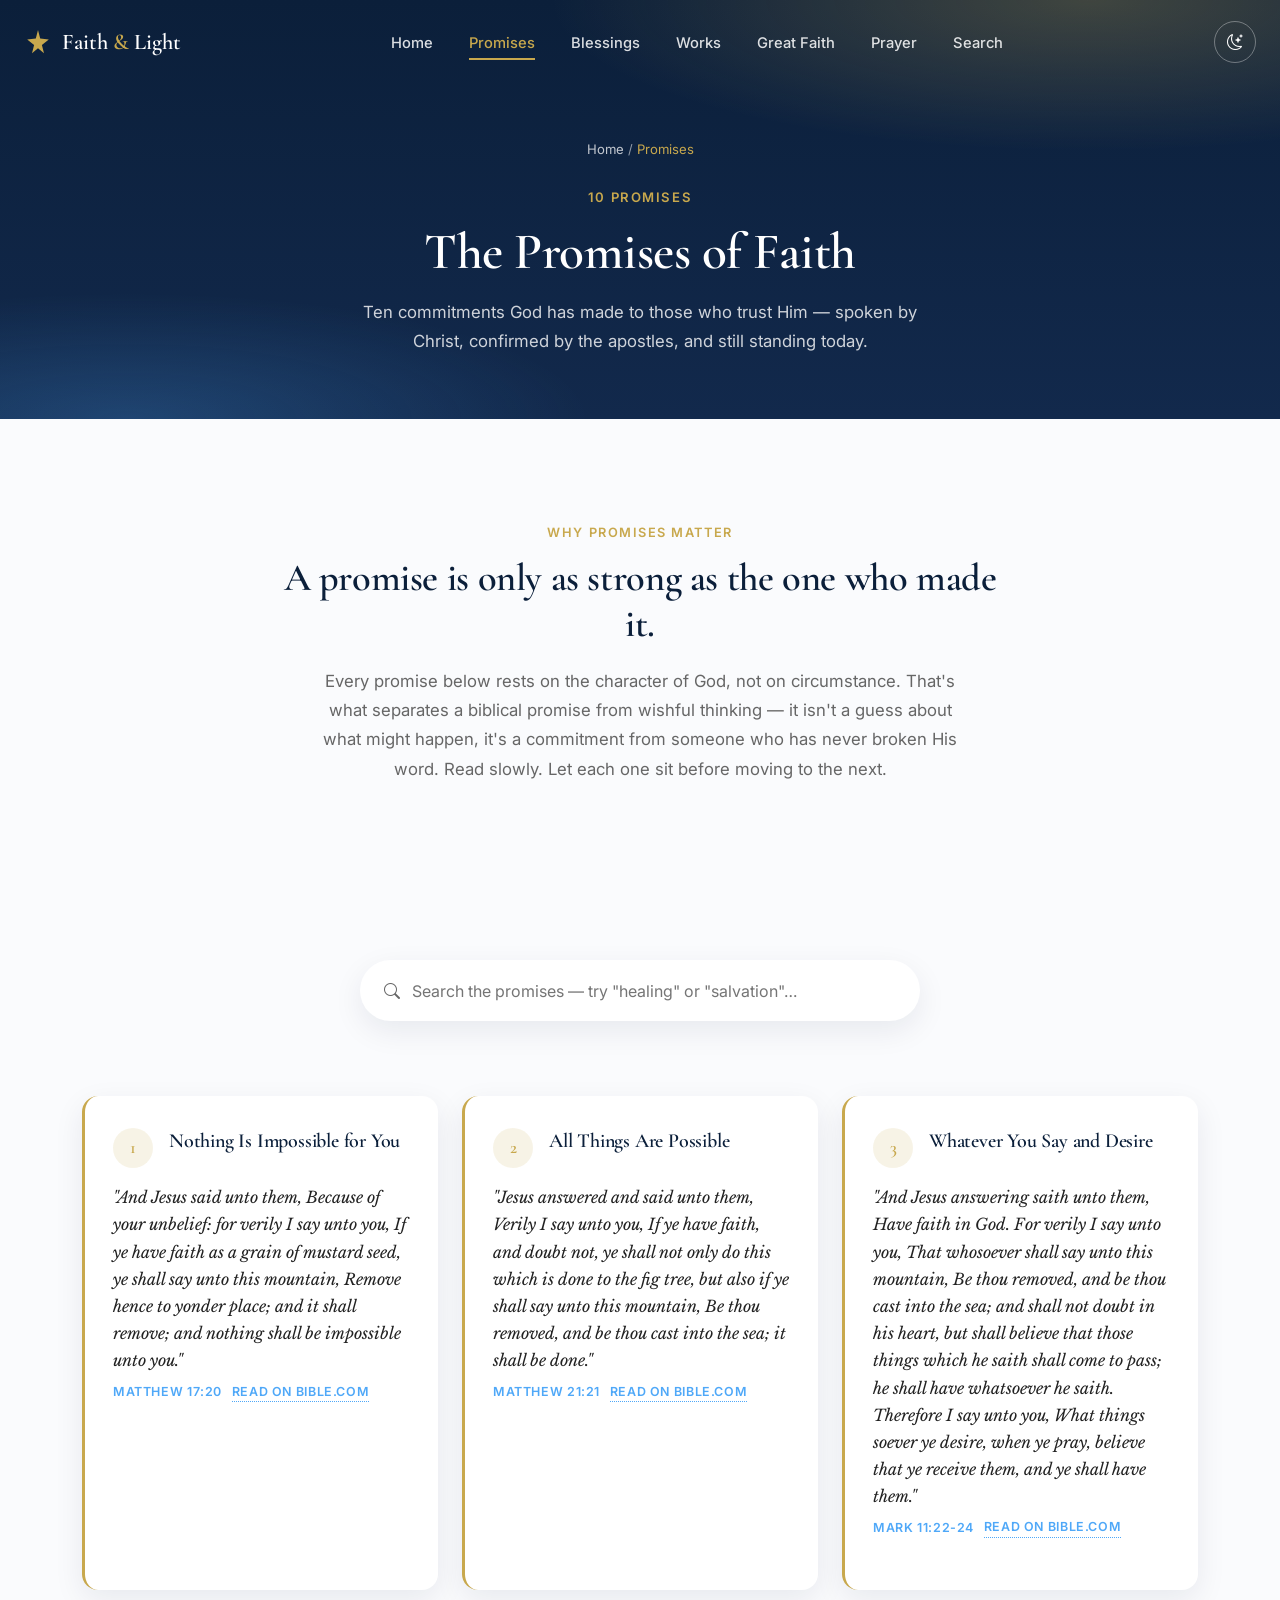
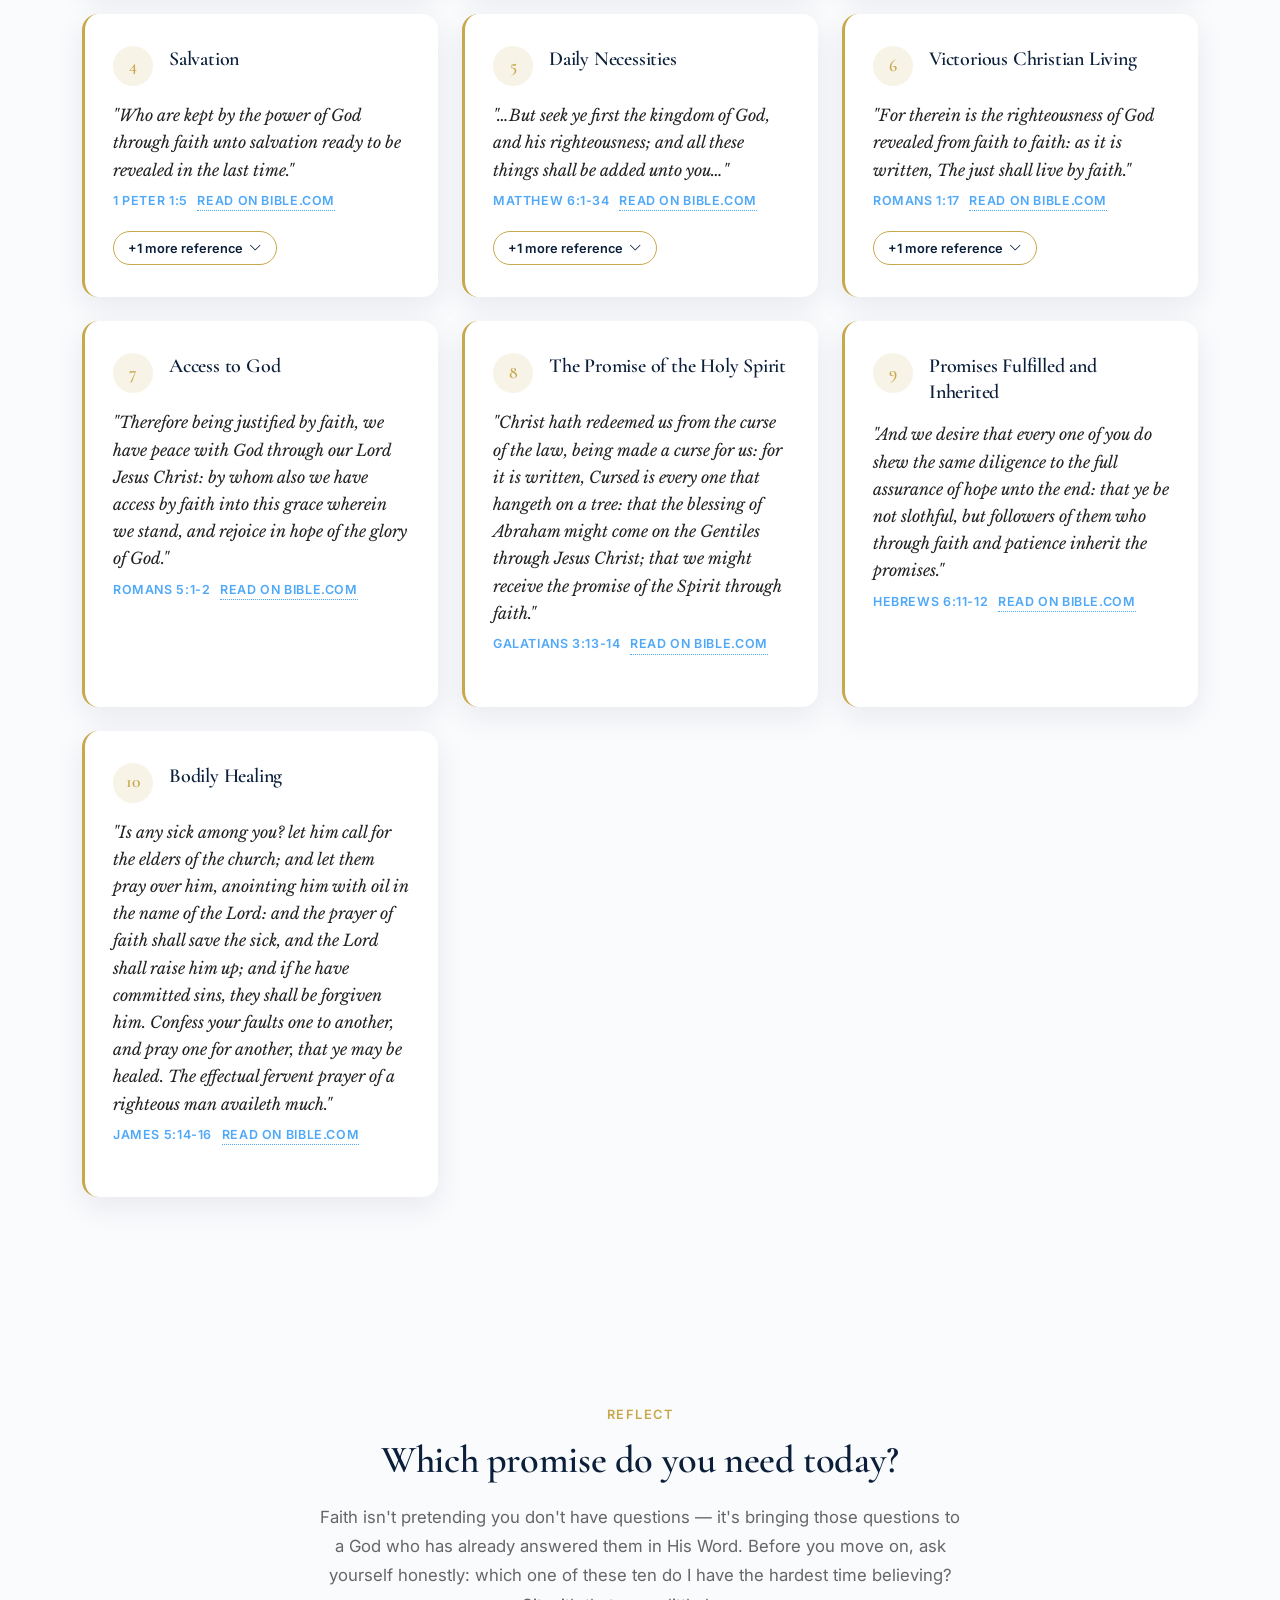
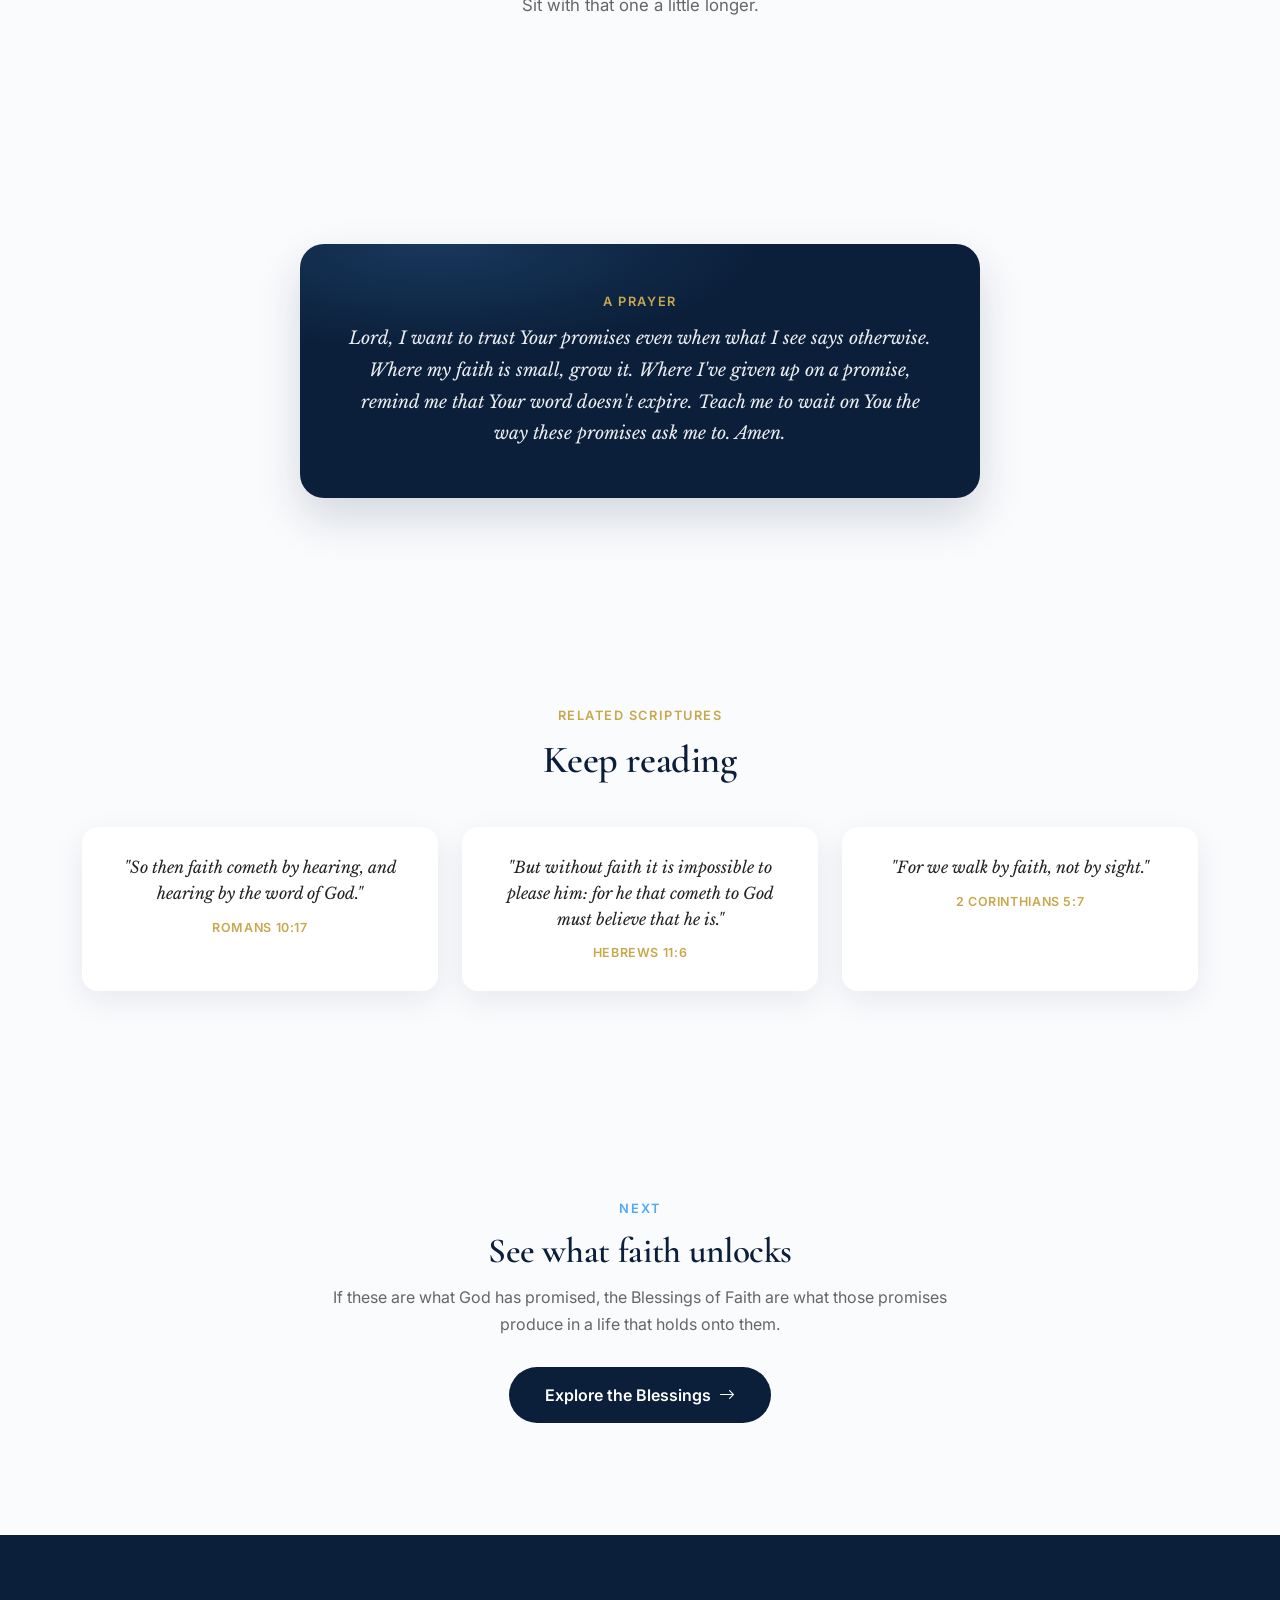
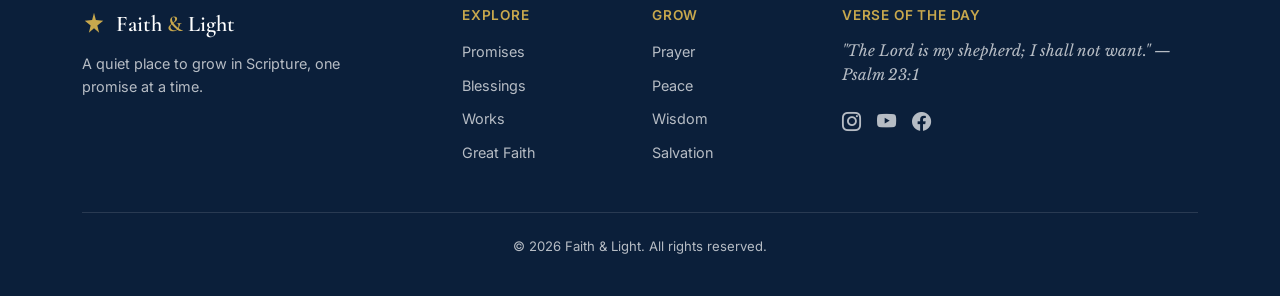
<file: promises.html>
<!DOCTYPE html>
<html lang="en" data-theme="light">
<head>
<meta charset="UTF-8">
<meta name="viewport" content="width=device-width, initial-scale=1.0">
<title>Promises of Faith | Faith &amp; Light</title>
<meta name="description" content="Ten promises Scripture makes to those who trust God — from the impossible made possible to the assurance of salvation, provision, and healing.">
<link rel="canonical" href="https://www.example.com/promises.html">

<meta property="og:type" content="website">
<meta property="og:title" content="Promises of Faith | Faith & Light">
<meta property="og:description" content="Ten promises Scripture makes to those who trust God.">
<meta property="og:image" content="assets/images/og-promises.jpg">
<meta property="og:url" content="https://www.example.com/promises.html">

<meta name="twitter:card" content="summary_large_image">
<meta name="twitter:title" content="Promises of Faith | Faith & Light">
<meta name="twitter:description" content="Ten promises Scripture makes to those who trust God.">
<meta name="twitter:image" content="assets/images/og-promises.jpg">

<script type="application/ld+json">
{
  "@context": "https://schema.org",
  "@type": "CollectionPage",
  "name": "Promises of Faith",
  "url": "https://www.example.com/promises.html",
  "isPartOf": { "@type": "WebSite", "name": "Faith & Light", "url": "https://www.example.com/" },
  "description": "Ten promises Scripture makes to those who trust God."
}
</script>

<link rel="preconnect" href="https://fonts.googleapis.com">
<link rel="preconnect" href="https://fonts.gstatic.com" crossorigin>
<link href="https://fonts.googleapis.com/css2?family=Cormorant+Garamond:ital,wght@0,400;0,500;0,600;1,500&family=Inter:wght@400;500;600;700&family=Libre+Baskerville:ital@0;1&display=swap" rel="stylesheet">

<link href="https://cdn.jsdelivr.net/npm/bootstrap@5.3.3/dist/css/bootstrap.min.css" rel="stylesheet">
<link rel="stylesheet" href="https://cdn.jsdelivr.net/npm/bootstrap-icons@1.11.3/font/bootstrap-icons.css">

<link rel="stylesheet" href="css/style.css">
<link rel="stylesheet" href="css/pages.css">
</head>
<body>

<a class="skip-link" href="#main-content">Skip to main content</a>
<div class="progress-bar-fixed" id="readingProgress" aria-hidden="true"></div>

<!-- =========================================================
     NAVIGATION (shared across all pages)
========================================================= -->
<header>
  <nav class="site-nav" id="siteNav" aria-label="Primary">
    <div class="nav-inner">
      <a href="index.html" class="brand" aria-label="Faith and Light, home">
        <span class="brand-mark" aria-hidden="true">
          <svg width="28" height="28" viewBox="0 0 28 28" fill="none">
            <path d="M14 2 L16.2 10.4 L24.8 11.5 L17.9 16.9 L20 25.3 L14 20.2 L8 25.3 L10.1 16.9 L3.2 11.5 L11.8 10.4 Z" fill="currentColor"/>
          </svg>
        </span>
        <span class="brand-text">Faith <em>&amp;</em> Light</span>
      </a>

      <button class="nav-toggle" id="navToggle" aria-expanded="false" aria-controls="navMenu" aria-label="Open menu">
        <span></span><span></span><span></span>
      </button>

      <ul class="nav-menu" id="navMenu">
        <li><a href="index.html">Home</a></li>
        <li><a href="promises.html" class="active" aria-current="page">Promises</a></li>
        <li><a href="blessings.html">Blessings</a></li>
        <li><a href="works.html">Works</a></li>
        <li><a href="examples.html">Great Faith</a></li>
        <li><a href="prayer.html">Prayer</a></li>
        <li><a href="search.html">Search</a></li>
      </ul>

      <button class="theme-toggle" id="themeToggle" aria-label="Toggle dark mode" aria-pressed="false">
        <i class="bi bi-moon-stars" aria-hidden="true"></i>
      </button>
    </div>
  </nav>
</header>

<main id="main-content">

  <!-- =========================================================
       PAGE HERO (compact variant — not full height like Home)
  ========================================================= -->
  <section class="page-hero" aria-label="Introduction">
    <div class="page-hero-gradient" aria-hidden="true"></div>
    <div class="page-hero-content">
      <nav class="breadcrumb-trail" aria-label="Breadcrumb">
        <a href="index.html">Home</a> <span aria-hidden="true">/</span> <span aria-current="page">Promises</span>
      </nav>
      <p class="eyebrow">10 Promises</p>
      <h1 class="page-hero-title">The Promises of Faith</h1>
      <p class="page-hero-subtitle">
        Ten commitments God has made to those who trust Him — spoken by
        Christ, confirmed by the apostles, and still standing today.
      </p>
    </div>
  </section>

  <!-- =========================================================
       INTRODUCTION
  ========================================================= -->
  <section class="introduction">
    <div class="container">
      <div class="row justify-content-center">
        <div class="col-lg-8 text-center fade-in-up">
          <p class="section-eyebrow">Why Promises Matter</p>
          <h2 class="section-title">A promise is only as strong as the one who made it.</h2>
          <p class="section-body mx-auto">
            Every promise below rests on the character of God, not on
            circumstance. That's what separates a biblical promise from
            wishful thinking — it isn't a guess about what might happen,
            it's a commitment from someone who has never broken His word.
            Read slowly. Let each one sit before moving to the next.
          </p>
        </div>
      </div>
    </div>
  </section>

  <!-- =========================================================
       SEARCH
  ========================================================= -->
  <section class="page-search">
    <div class="container">
      <div class="search-box fade-in-up">
        <i class="bi bi-search" aria-hidden="true"></i>
        <input
          type="search"
          id="promiseSearch"
          placeholder="Search the promises — try &quot;healing&quot; or &quot;salvation&quot;…"
          aria-label="Search the promises of faith">
      </div>
      <p class="search-status" id="searchStatus" aria-live="polite"></p>
    </div>
  </section>

  <!-- =========================================================
       CONTENT CARDS
  ========================================================= -->
  <section class="content-cards">
    <div class="container">
      <div class="promise-grid" id="promiseGrid">
        <!-- Rendered by js/promises.js from PROMISES data -->
      </div>
    </div>
  </section>

  <!-- =========================================================
       REFLECTION
  ========================================================= -->
  <section class="reflection">
    <div class="container">
      <div class="reflection-panel fade-in-up">
        <p class="section-eyebrow">Reflect</p>
        <h2 class="section-title">Which promise do you need today?</h2>
        <p class="section-body mx-auto">
          Faith isn't pretending you don't have questions — it's bringing
          those questions to a God who has already answered them in His
          Word. Before you move on, ask yourself honestly: which one of
          these ten do I have the hardest time believing? Sit with that
          one a little longer.
        </p>
      </div>
    </div>
  </section>

  <!-- =========================================================
       PRAYER
  ========================================================= -->
  <section class="prayer-section">
    <div class="container">
      <div class="prayer-card fade-in-up">
        <p class="section-eyebrow">A Prayer</p>
        <p class="prayer-text">
          Lord, I want to trust Your promises even when what I see says
          otherwise. Where my faith is small, grow it. Where I've given
          up on a promise, remind me that Your word doesn't expire.
          Teach me to wait on You the way these promises ask me to.
          Amen.
        </p>
      </div>
    </div>
  </section>

  <!-- =========================================================
       RELATED SCRIPTURES
  ========================================================= -->
  <section class="related-scriptures">
    <div class="container">
      <p class="section-eyebrow text-center">Related Scriptures</p>
      <h2 class="section-title text-center">Keep reading</h2>
      <div class="row g-4 mt-2">
        <div class="col-md-4 fade-in-up" data-delay="0">
          <div class="related-verse-card">
            <p class="related-verse-text">"So then faith cometh by hearing, and hearing by the word of God."</p>
            <cite>Romans 10:17</cite>
          </div>
        </div>
        <div class="col-md-4 fade-in-up" data-delay="1">
          <div class="related-verse-card">
            <p class="related-verse-text">"But without faith it is impossible to please him: for he that cometh to God must believe that he is."</p>
            <cite>Hebrews 11:6</cite>
          </div>
        </div>
        <div class="col-md-4 fade-in-up" data-delay="2">
          <div class="related-verse-card">
            <p class="related-verse-text">"For we walk by faith, not by sight."</p>
            <cite>2 Corinthians 5:7</cite>
          </div>
        </div>
      </div>
    </div>
  </section>

  <!-- =========================================================
       NEXT SECTION
  ========================================================= -->
  <section class="next-section">
    <div class="container">
      <div class="next-panel fade-in-up">
        <p class="next-label">Next</p>
        <h2 class="next-title">See what faith unlocks</h2>
        <p class="next-body">If these are what God has promised, the Blessings of Faith are what those promises produce in a life that holds onto them.</p>
        <a href="blessings.html" class="btn btn-cta">Explore the Blessings <i class="bi bi-arrow-right"></i></a>
      </div>
    </div>
  </section>

</main>

<!-- =========================================================
     FOOTER (shared across all pages)
========================================================= -->
<footer class="site-footer">
  <div class="container">
    <div class="row gy-4">
      <div class="col-lg-4">
        <a href="index.html" class="brand footer-brand">
          <span class="brand-mark" aria-hidden="true">
            <svg width="24" height="24" viewBox="0 0 28 28" fill="none">
              <path d="M14 2 L16.2 10.4 L24.8 11.5 L17.9 16.9 L20 25.3 L14 20.2 L8 25.3 L10.1 16.9 L3.2 11.5 L11.8 10.4 Z" fill="currentColor"/>
            </svg>
          </span>
          <span class="brand-text">Faith <em>&amp;</em> Light</span>
        </a>
        <p class="footer-tagline">A quiet place to grow in Scripture, one promise at a time.</p>
      </div>

      <div class="col-lg-2 col-6">
        <h3 class="footer-heading">Explore</h3>
        <ul class="footer-links">
          <li><a href="promises.html">Promises</a></li>
          <li><a href="blessings.html">Blessings</a></li>
          <li><a href="works.html">Works</a></li>
          <li><a href="examples.html">Great Faith</a></li>
        </ul>
      </div>

      <div class="col-lg-2 col-6">
        <h3 class="footer-heading">Grow</h3>
        <ul class="footer-links">
          <li><a href="prayer.html">Prayer</a></li>
          <li><a href="peace.html">Peace</a></li>
          <li><a href="wisdom.html">Wisdom</a></li>
          <li><a href="salvation.html">Salvation</a></li>
        </ul>
      </div>

      <div class="col-lg-4">
        <h3 class="footer-heading">Verse of the Day</h3>
        <p class="footer-verse" id="footerVerse">"The Lord is my shepherd; I shall not want." — Psalm 23:1</p>
        <div class="footer-social" aria-label="Social links">
          <a href="#" aria-label="Instagram"><i class="bi bi-instagram" aria-hidden="true"></i></a>
          <a href="#" aria-label="YouTube"><i class="bi bi-youtube" aria-hidden="true"></i></a>
          <a href="#" aria-label="Facebook"><i class="bi bi-facebook" aria-hidden="true"></i></a>
        </div>
      </div>
    </div>

    <div class="footer-bottom">
      <p>&copy; <span id="footerYear"></span> Faith &amp; Light. All rights reserved.</p>
    </div>
  </div>
</footer>

<button type="button" class="back-to-top" id="backToTop" aria-label="Back to top">
  <i class="bi bi-arrow-up" aria-hidden="true"></i>
</button>

<script src="https://cdn.jsdelivr.net/npm/bootstrap@5.3.3/dist/js/bootstrap.bundle.min.js"></script>
<script src="js/app.js"></script>
<script src="js/promises.js"></script>
</body>
</html>
</file>
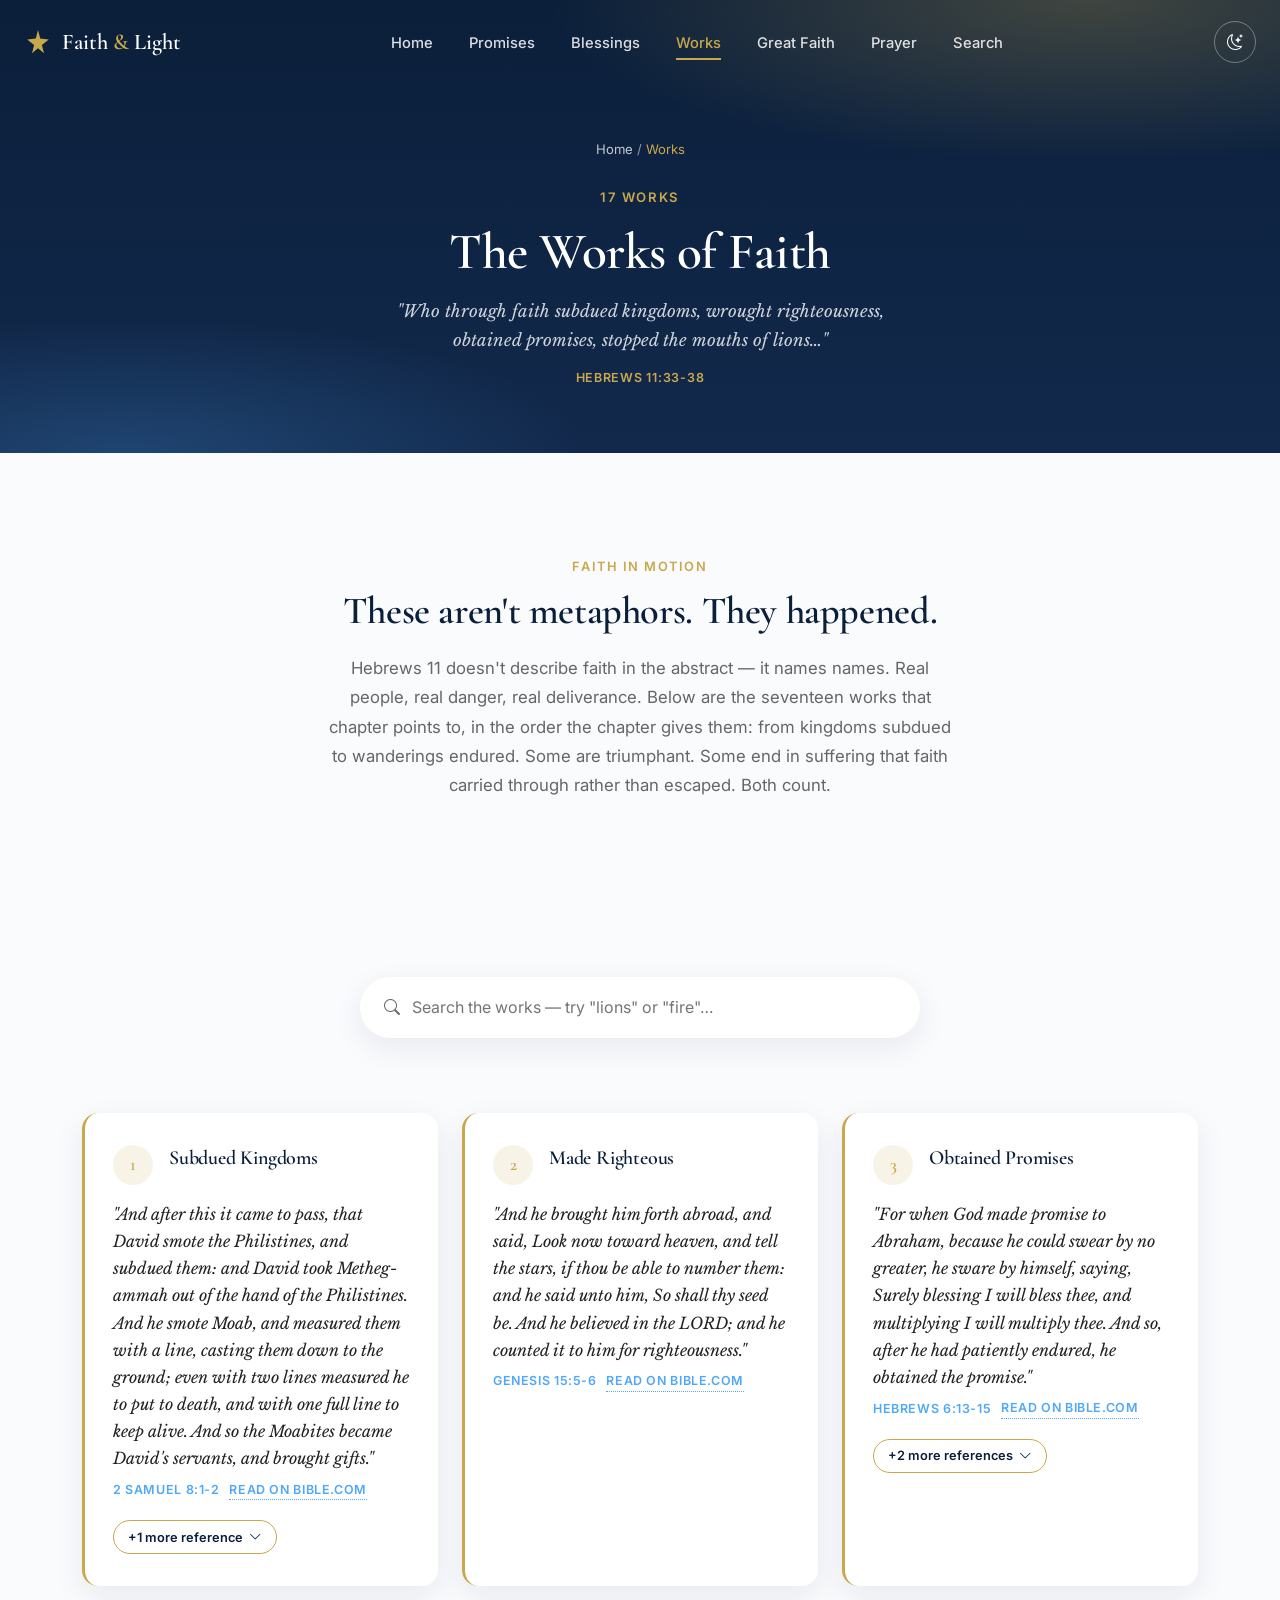
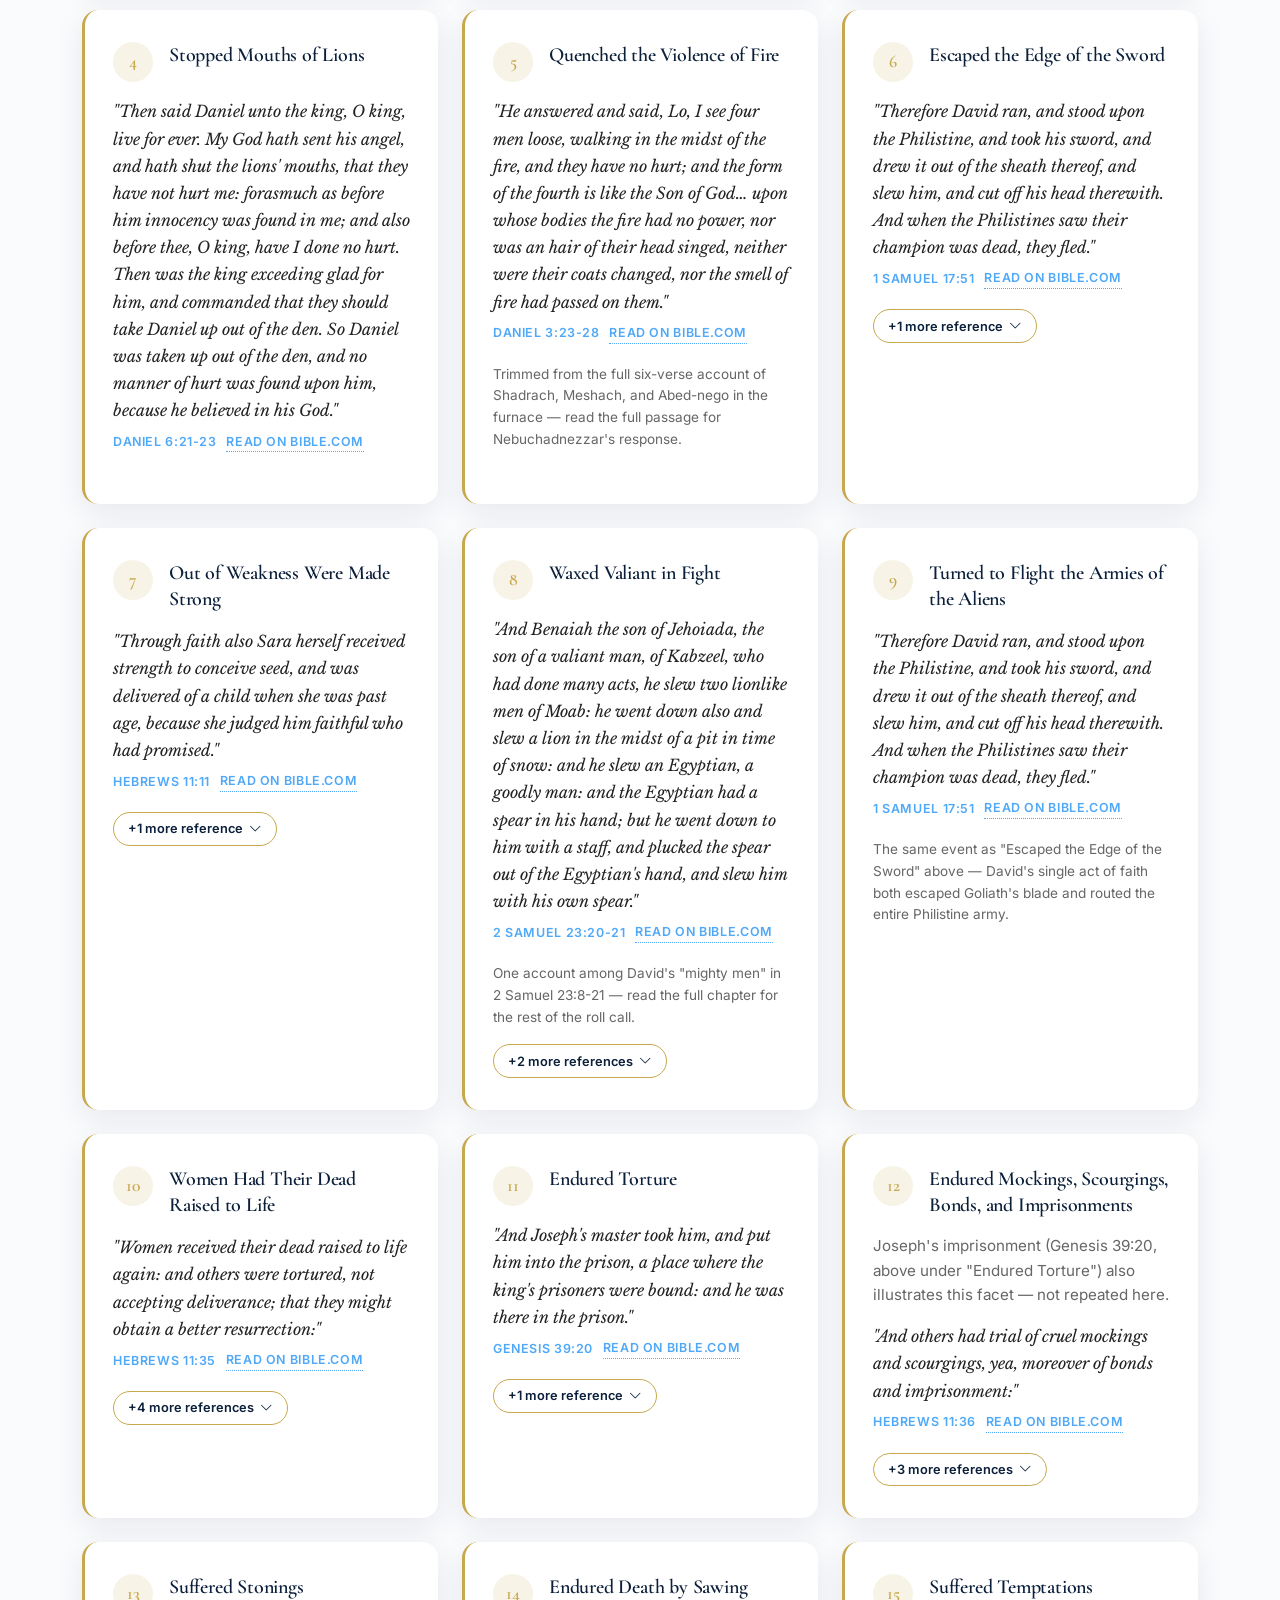
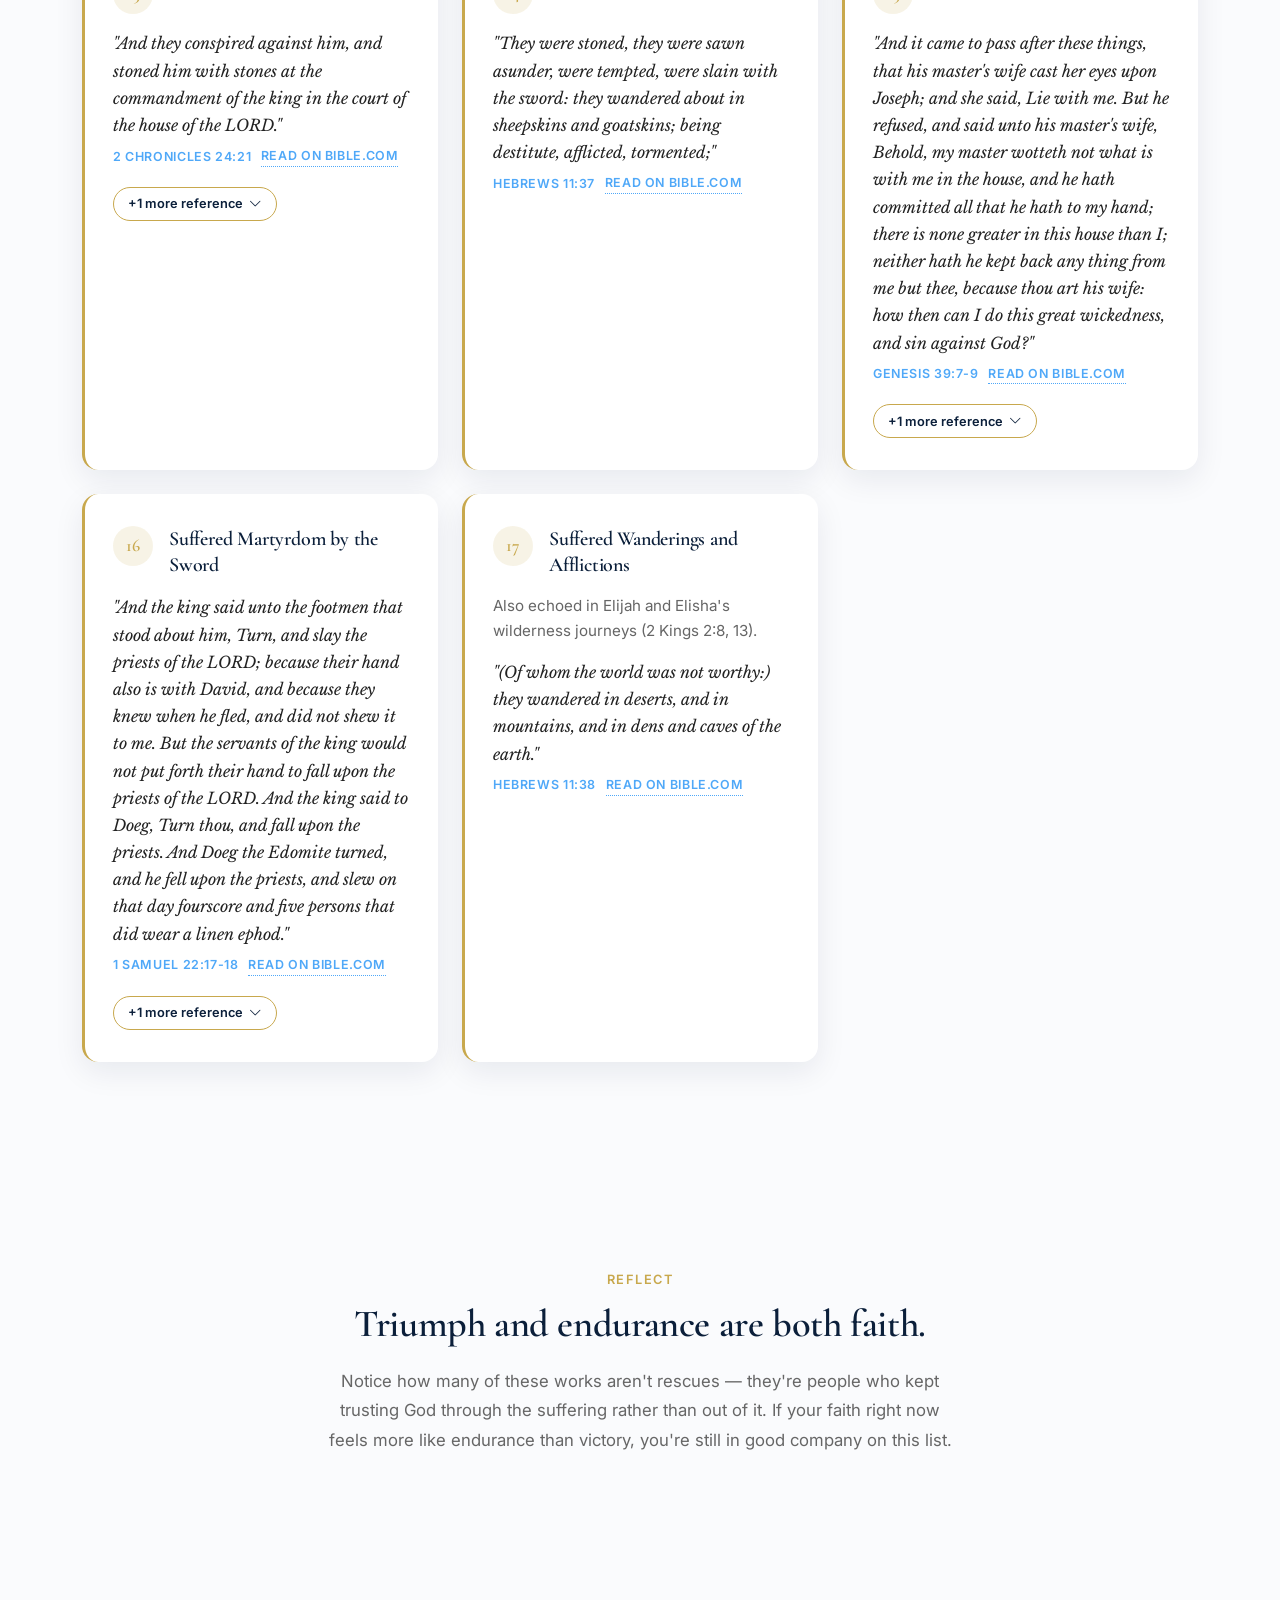
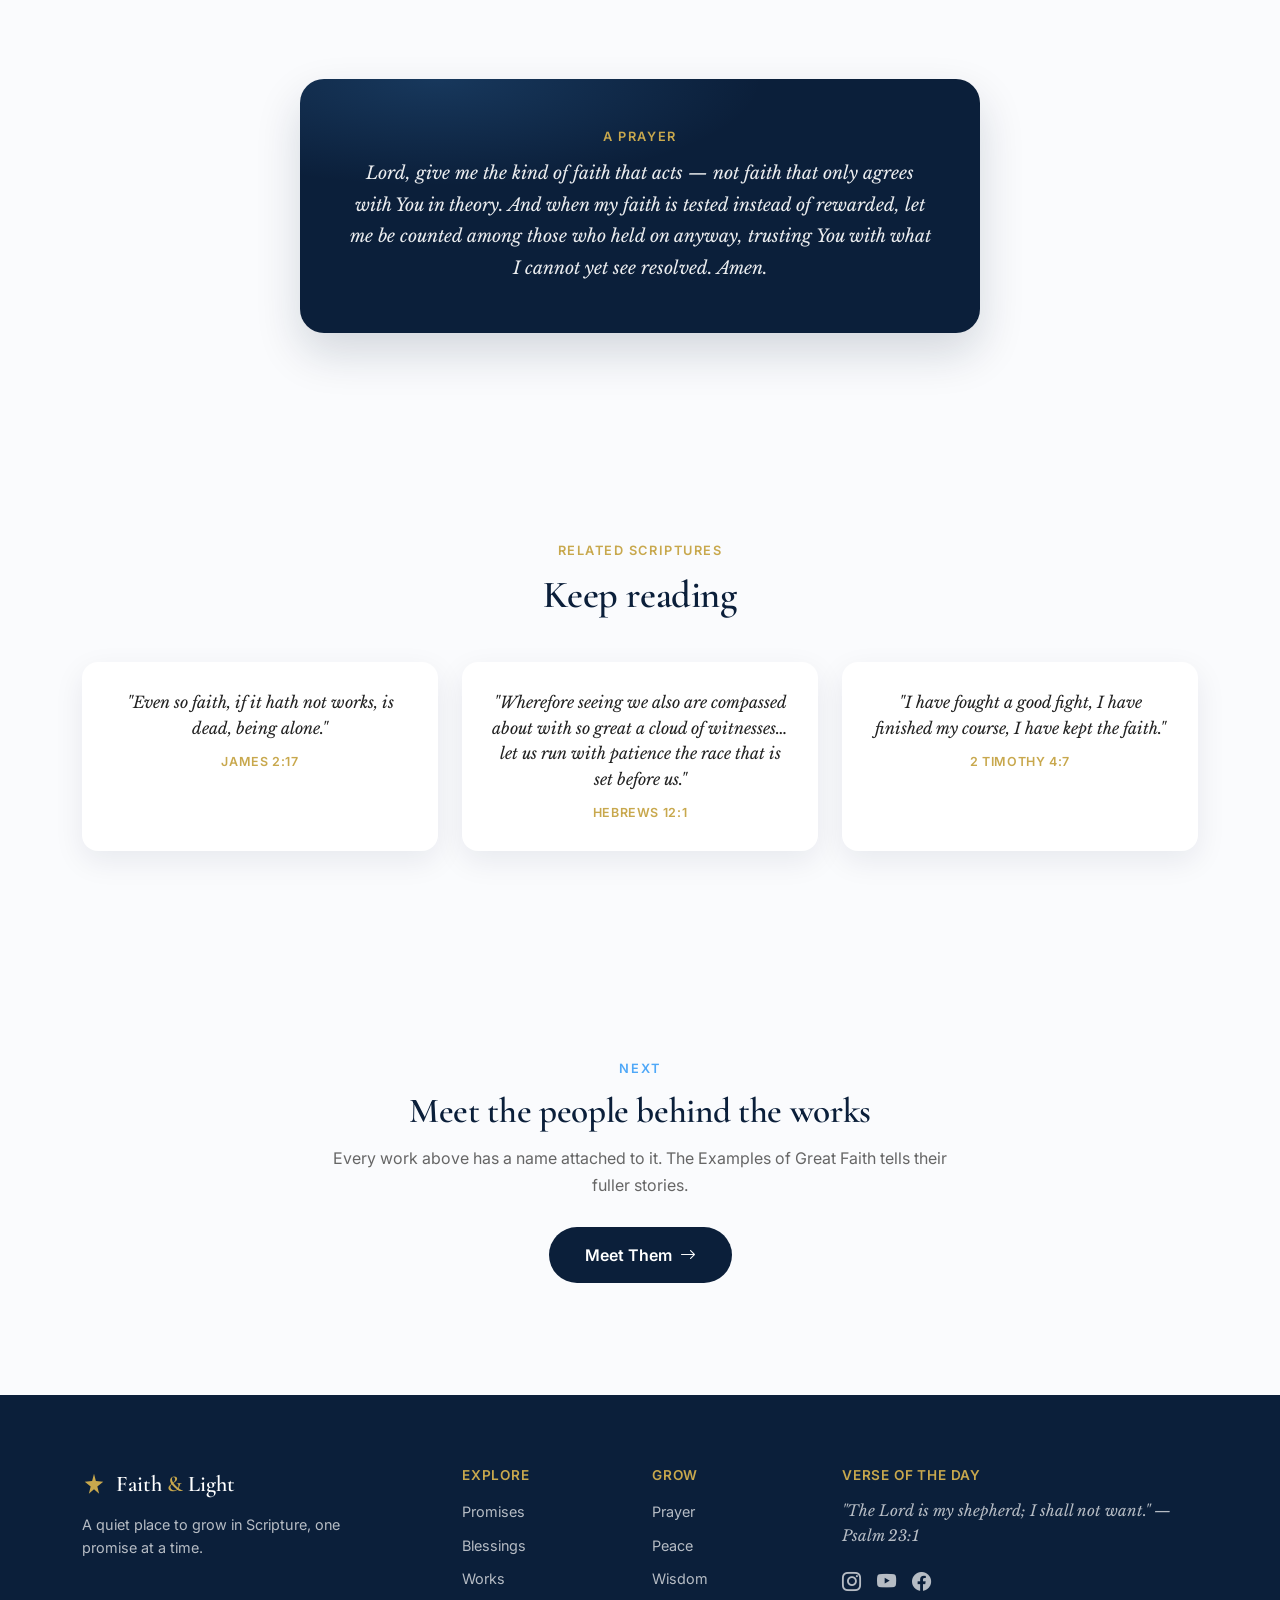
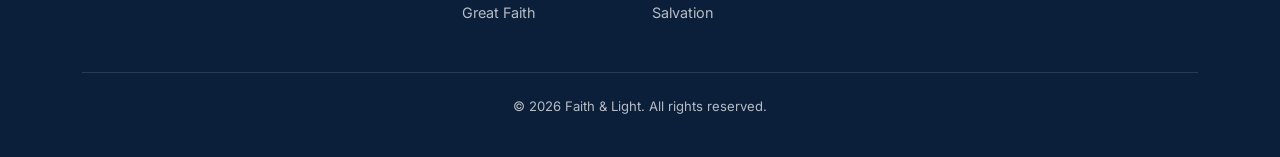
<file: works.html>
<!DOCTYPE html>
<html lang="en" data-theme="light">
<head>
<meta charset="UTF-8">
<meta name="viewport" content="width=device-width, initial-scale=1.0">
<title>Works of Faith | Faith &amp; Light</title>
<meta name="description" content="Seventeen works of faith drawn from Hebrews 11:33-38 — kingdoms subdued, lions' mouths stopped, fire quenched, and the dead raised to life.">
<link rel="canonical" href="https://www.example.com/works.html">

<meta property="og:type" content="website">
<meta property="og:title" content="Works of Faith | Faith & Light">
<meta property="og:description" content="Seventeen works of faith drawn from Hebrews 11:33-38.">
<meta property="og:image" content="assets/images/og-works.jpg">
<meta property="og:url" content="https://www.example.com/works.html">

<meta name="twitter:card" content="summary_large_image">
<meta name="twitter:title" content="Works of Faith | Faith & Light">
<meta name="twitter:description" content="Seventeen works of faith drawn from Hebrews 11:33-38.">
<meta name="twitter:image" content="assets/images/og-works.jpg">

<script type="application/ld+json">
{
  "@context": "https://schema.org",
  "@type": "CollectionPage",
  "name": "Works of Faith",
  "url": "https://www.example.com/works.html",
  "isPartOf": { "@type": "WebSite", "name": "Faith & Light", "url": "https://www.example.com/" },
  "description": "Seventeen works of faith drawn from Hebrews 11:33-38."
}
</script>

<link rel="preconnect" href="https://fonts.googleapis.com">
<link rel="preconnect" href="https://fonts.gstatic.com" crossorigin>
<link href="https://fonts.googleapis.com/css2?family=Cormorant+Garamond:ital,wght@0,400;0,500;0,600;1,500&family=Inter:wght@400;500;600;700&family=Libre+Baskerville:ital@0;1&display=swap" rel="stylesheet">

<link href="https://cdn.jsdelivr.net/npm/bootstrap@5.3.3/dist/css/bootstrap.min.css" rel="stylesheet">
<link rel="stylesheet" href="https://cdn.jsdelivr.net/npm/bootstrap-icons@1.11.3/font/bootstrap-icons.css">

<link rel="stylesheet" href="css/style.css">
<link rel="stylesheet" href="css/pages.css">
</head>
<body>

<a class="skip-link" href="#main-content">Skip to main content</a>
<div class="progress-bar-fixed" id="readingProgress" aria-hidden="true"></div>

<!-- =========================================================
     NAVIGATION (shared across all pages)
========================================================= -->
<header>
  <nav class="site-nav" id="siteNav" aria-label="Primary">
    <div class="nav-inner">
      <a href="index.html" class="brand" aria-label="Faith and Light, home">
        <span class="brand-mark" aria-hidden="true">
          <svg width="28" height="28" viewBox="0 0 28 28" fill="none">
            <path d="M14 2 L16.2 10.4 L24.8 11.5 L17.9 16.9 L20 25.3 L14 20.2 L8 25.3 L10.1 16.9 L3.2 11.5 L11.8 10.4 Z" fill="currentColor"/>
          </svg>
        </span>
        <span class="brand-text">Faith <em>&amp;</em> Light</span>
      </a>

      <button class="nav-toggle" id="navToggle" aria-expanded="false" aria-controls="navMenu" aria-label="Open menu">
        <span></span><span></span><span></span>
      </button>

      <ul class="nav-menu" id="navMenu">
        <li><a href="index.html">Home</a></li>
        <li><a href="promises.html">Promises</a></li>
        <li><a href="blessings.html">Blessings</a></li>
        <li><a href="works.html" class="active" aria-current="page">Works</a></li>
        <li><a href="examples.html">Great Faith</a></li>
        <li><a href="prayer.html">Prayer</a></li>
        <li><a href="search.html">Search</a></li>
      </ul>

      <button class="theme-toggle" id="themeToggle" aria-label="Toggle dark mode" aria-pressed="false">
        <i class="bi bi-moon-stars" aria-hidden="true"></i>
      </button>
    </div>
  </nav>
</header>

<main id="main-content">

  <!-- =========================================================
       PAGE HERO (compact variant)
  ========================================================= -->
  <section class="page-hero" aria-label="Introduction">
    <div class="page-hero-gradient" aria-hidden="true"></div>
    <div class="page-hero-content">
      <nav class="breadcrumb-trail" aria-label="Breadcrumb">
        <a href="index.html">Home</a> <span aria-hidden="true">/</span> <span aria-current="page">Works</span>
      </nav>
      <p class="eyebrow">17 Works</p>
      <h1 class="page-hero-title">The Works of Faith</h1>
      <p class="page-hero-subtitle is-quote">
        "Who through faith subdued kingdoms, wrought righteousness,
        obtained promises, stopped the mouths of lions…"
        <span class="hero-subtitle-ref">Hebrews 11:33-38</span>
      </p>
    </div>
  </section>

  <!-- =========================================================
       INTRODUCTION
  ========================================================= -->
  <section class="introduction">
    <div class="container">
      <div class="row justify-content-center">
        <div class="col-lg-8 text-center fade-in-up">
          <p class="section-eyebrow">Faith in Motion</p>
          <h2 class="section-title">These aren't metaphors. They happened.</h2>
          <p class="section-body mx-auto">
            Hebrews 11 doesn't describe faith in the abstract — it names
            names. Real people, real danger, real deliverance. Below are
            the seventeen works that chapter points to, in the order the
            chapter gives them: from kingdoms subdued to wanderings
            endured. Some are triumphant. Some end in suffering that
            faith carried through rather than escaped. Both count.
          </p>
        </div>
      </div>
    </div>
  </section>

  <!-- =========================================================
       SEARCH
  ========================================================= -->
  <section class="page-search">
    <div class="container">
      <div class="search-box fade-in-up">
        <i class="bi bi-search" aria-hidden="true"></i>
        <input
          type="search"
          id="workSearch"
          placeholder="Search the works — try &quot;lions&quot; or &quot;fire&quot;…"
          aria-label="Search the works of faith">
      </div>
      <p class="search-status" id="searchStatus" aria-live="polite"></p>
    </div>
  </section>

  <!-- =========================================================
       CONTENT CARDS
  ========================================================= -->
  <section class="content-cards">
    <div class="container">
      <div class="promise-grid" id="workGrid">
        <!-- Rendered by js/works.js from WORKS data -->
      </div>
    </div>
  </section>

  <!-- =========================================================
       REFLECTION
  ========================================================= -->
  <section class="reflection">
    <div class="container">
      <div class="reflection-panel fade-in-up">
        <p class="section-eyebrow">Reflect</p>
        <h2 class="section-title">Triumph and endurance are both faith.</h2>
        <p class="section-body mx-auto">
          Notice how many of these works aren't rescues — they're people
          who kept trusting God through the suffering rather than out of
          it. If your faith right now feels more like endurance than
          victory, you're still in good company on this list.
        </p>
      </div>
    </div>
  </section>

  <!-- =========================================================
       PRAYER
  ========================================================= -->
  <section class="prayer-section">
    <div class="container">
      <div class="prayer-card fade-in-up">
        <p class="section-eyebrow">A Prayer</p>
        <p class="prayer-text">
          Lord, give me the kind of faith that acts — not faith that only
          agrees with You in theory. And when my faith is tested instead
          of rewarded, let me be counted among those who held on anyway,
          trusting You with what I cannot yet see resolved. Amen.
        </p>
      </div>
    </div>
  </section>

  <!-- =========================================================
       RELATED SCRIPTURES
  ========================================================= -->
  <section class="related-scriptures">
    <div class="container">
      <p class="section-eyebrow text-center">Related Scriptures</p>
      <h2 class="section-title text-center">Keep reading</h2>
      <div class="row g-4 mt-2">
        <div class="col-md-4 fade-in-up" data-delay="0">
          <div class="related-verse-card">
            <p class="related-verse-text">"Even so faith, if it hath not works, is dead, being alone."</p>
            <cite>James 2:17</cite>
          </div>
        </div>
        <div class="col-md-4 fade-in-up" data-delay="1">
          <div class="related-verse-card">
            <p class="related-verse-text">"Wherefore seeing we also are compassed about with so great a cloud of witnesses… let us run with patience the race that is set before us."</p>
            <cite>Hebrews 12:1</cite>
          </div>
        </div>
        <div class="col-md-4 fade-in-up" data-delay="2">
          <div class="related-verse-card">
            <p class="related-verse-text">"I have fought a good fight, I have finished my course, I have kept the faith."</p>
            <cite>2 Timothy 4:7</cite>
          </div>
        </div>
      </div>
    </div>
  </section>

  <!-- =========================================================
       NEXT SECTION
  ========================================================= -->
  <section class="next-section">
    <div class="container">
      <div class="next-panel fade-in-up">
        <p class="next-label">Next</p>
        <h2 class="next-title">Meet the people behind the works</h2>
        <p class="next-body">Every work above has a name attached to it. The Examples of Great Faith tells their fuller stories.</p>
        <a href="examples.html" class="btn btn-cta">Meet Them <i class="bi bi-arrow-right"></i></a>
      </div>
    </div>
  </section>

</main>

<!-- =========================================================
     FOOTER (shared across all pages)
========================================================= -->
<footer class="site-footer">
  <div class="container">
    <div class="row gy-4">
      <div class="col-lg-4">
        <a href="index.html" class="brand footer-brand">
          <span class="brand-mark" aria-hidden="true">
            <svg width="24" height="24" viewBox="0 0 28 28" fill="none">
              <path d="M14 2 L16.2 10.4 L24.8 11.5 L17.9 16.9 L20 25.3 L14 20.2 L8 25.3 L10.1 16.9 L3.2 11.5 L11.8 10.4 Z" fill="currentColor"/>
            </svg>
          </span>
          <span class="brand-text">Faith <em>&amp;</em> Light</span>
        </a>
        <p class="footer-tagline">A quiet place to grow in Scripture, one promise at a time.</p>
      </div>

      <div class="col-lg-2 col-6">
        <h3 class="footer-heading">Explore</h3>
        <ul class="footer-links">
          <li><a href="promises.html">Promises</a></li>
          <li><a href="blessings.html">Blessings</a></li>
          <li><a href="works.html">Works</a></li>
          <li><a href="examples.html">Great Faith</a></li>
        </ul>
      </div>

      <div class="col-lg-2 col-6">
        <h3 class="footer-heading">Grow</h3>
        <ul class="footer-links">
          <li><a href="prayer.html">Prayer</a></li>
          <li><a href="peace.html">Peace</a></li>
          <li><a href="wisdom.html">Wisdom</a></li>
          <li><a href="salvation.html">Salvation</a></li>
        </ul>
      </div>

      <div class="col-lg-4">
        <h3 class="footer-heading">Verse of the Day</h3>
        <p class="footer-verse" id="footerVerse">"The Lord is my shepherd; I shall not want." — Psalm 23:1</p>
        <div class="footer-social" aria-label="Social links">
          <a href="#" aria-label="Instagram"><i class="bi bi-instagram" aria-hidden="true"></i></a>
          <a href="#" aria-label="YouTube"><i class="bi bi-youtube" aria-hidden="true"></i></a>
          <a href="#" aria-label="Facebook"><i class="bi bi-facebook" aria-hidden="true"></i></a>
        </div>
      </div>
    </div>

    <div class="footer-bottom">
      <p>&copy; <span id="footerYear"></span> Faith &amp; Light. All rights reserved.</p>
    </div>
  </div>
</footer>

<button type="button" class="back-to-top" id="backToTop" aria-label="Back to top">
  <i class="bi bi-arrow-up" aria-hidden="true"></i>
</button>

<script src="https://cdn.jsdelivr.net/npm/bootstrap@5.3.3/dist/js/bootstrap.bundle.min.js"></script>
<script src="js/app.js"></script>
<script src="js/works.js"></script>
</body>
</html>
</file>
<file: css/style.css>
/* ==========================================================================
   FAITH & LIGHT — DESIGN SYSTEM
   Token-driven CSS so every future page inherits this language automatically.
   ========================================================================== */

:root {
  /* Color tokens (from brief) */
  --color-navy: #0B1F3A;
  --color-gold: #C8A84D;
  --color-hope-blue: #4FA8F8;
  --color-bg: #FAFBFD;
  --color-text: #222222;
  --color-text-muted: #666666;
  --color-card: #FFFFFF;

  /* Derived tokens */
  --color-navy-soft: #12294c;
  --color-gold-soft: rgba(200, 168, 77, 0.14);
  --color-hope-blue-soft: rgba(79, 168, 248, 0.12);
  --shadow-soft: 0 10px 30px rgba(11, 31, 58, 0.08);
  --shadow-lift: 0 20px 45px rgba(11, 31, 58, 0.16);
  --radius-md: 16px;
  --radius-lg: 24px;
  --radius-pill: 999px;

  /* Type */
  --font-heading: 'Cormorant Garamond', 'Times New Roman', serif;
  --font-body: 'Inter', system-ui, -apple-system, sans-serif;
  --font-verse: 'Libre Baskerville', Georgia, serif;

  /* Motion */
  --ease-soft: cubic-bezier(0.22, 1, 0.36, 1);
  --dur-fast: 0.2s;
  --dur-med: 0.5s;
  --dur-slow: 1s;

  --nav-height: 84px;
}

[data-theme="dark"] {
  --color-bg: #0A1626;
  --color-text: #EDEFF3;
  --color-text-muted: #A7B0C0;
  --color-card: #10203A;
  --shadow-soft: 0 10px 30px rgba(0, 0, 0, 0.35);
  --shadow-lift: 0 20px 45px rgba(0, 0, 0, 0.5);
  --color-gold-soft: rgba(200, 168, 77, 0.16);
  --color-hope-blue-soft: rgba(79, 168, 248, 0.14);
}

/* ==========================================================================
   RESET & BASE
   ========================================================================== */

*, *::before, *::after { box-sizing: border-box; }

html { scroll-behavior: smooth; }

body {
  font-family: var(--font-body);
  background: var(--color-bg);
  color: var(--color-text);
  -webkit-font-smoothing: antialiased;
  overflow-x: hidden;
  transition: background-color var(--dur-med) var(--ease-soft), color var(--dur-med) var(--ease-soft);
}

h1, h2, h3, h4 {
  font-family: var(--font-heading);
  font-weight: 600;
  color: var(--color-navy);
  letter-spacing: -0.01em;
}
[data-theme="dark"] h1, [data-theme="dark"] h2, [data-theme="dark"] h3, [data-theme="dark"] h4 {
  color: #F4F1E8;
}

a { color: inherit; text-decoration: none; }

img { max-width: 100%; display: block; }

.skip-link {
  position: absolute;
  left: -999px;
  top: 0;
  background: var(--color-navy);
  color: #fff;
  padding: 12px 20px;
  z-index: 2000;
  border-radius: 0 0 8px 0;
}
.skip-link:focus {
  left: 0;
}

/* Visible focus states everywhere (WCAG) */
a:focus-visible,
button:focus-visible,
input:focus-visible {
  outline: 3px solid var(--color-hope-blue);
  outline-offset: 3px;
  border-radius: 4px;
}

@media (prefers-reduced-motion: reduce) {
  *, *::before, *::after {
    animation-duration: 0.001ms !important;
    animation-iteration-count: 1 !important;
    transition-duration: 0.001ms !important;
    scroll-behavior: auto !important;
  }
}

/* ==========================================================================
   SHARED SECTION RHYTHM
   ========================================================================== */

section { padding: 6.5rem 0; }
@media (max-width: 767px) { section { padding: 4rem 0; } }

.section-eyebrow {
  font-family: var(--font-body);
  font-weight: 600;
  font-size: 0.8rem;
  letter-spacing: 0.12em;
  text-transform: uppercase;
  color: var(--color-gold);
  margin-bottom: 0.75rem;
}

.section-title {
  font-size: clamp(1.9rem, 3vw, 2.75rem);
  line-height: 1.2;
  margin-bottom: 1.25rem;
}

.section-body {
  font-size: 1.05rem;
  line-height: 1.75;
  color: var(--color-text-muted);
  max-width: 640px;
}

.section-lead { max-width: 620px; }

.text-center .section-body,
.section-lead { margin-left: auto; margin-right: auto; }

/* ==========================================================================
   BUTTONS
   ========================================================================== */

.btn {
  display: inline-flex;
  align-items: center;
  gap: 0.5rem;
  font-family: var(--font-body);
  font-weight: 600;
  font-size: 0.95rem;
  padding: 0.85rem 1.75rem;
  border-radius: var(--radius-pill);
  border: none;
  cursor: pointer;
  position: relative;
  overflow: hidden;
  transition: transform var(--dur-fast) var(--ease-soft), box-shadow var(--dur-fast) var(--ease-soft);
}
.btn:hover { transform: translateY(-2px); }
.btn:active { transform: translateY(0); }

.btn-hero-primary {
  background: linear-gradient(135deg, var(--color-gold), #dcc077);
  color: var(--color-navy);
  box-shadow: 0 8px 24px rgba(200, 168, 77, 0.35);
}
.btn-hero-primary:hover { box-shadow: 0 12px 32px rgba(200, 168, 77, 0.5); color: var(--color-navy); }

.btn-hero-secondary {
  background: rgba(255, 255, 255, 0.12);
  color: #fff;
  border: 1px solid rgba(255, 255, 255, 0.4);
  backdrop-filter: blur(6px);
}
.btn-hero-secondary:hover { background: rgba(255, 255, 255, 0.2); color: #fff; }

.btn-outline-gold {
  background: transparent;
  color: var(--color-navy);
  border: 1.5px solid var(--color-gold);
  padding: 0.75rem 1.5rem;
}
[data-theme="dark"] .btn-outline-gold { color: #F4F1E8; }
.btn-outline-gold:hover { background: var(--color-gold-soft); }

.btn-cta {
  background: var(--color-navy);
  color: #fff;
  padding: 1rem 2.25rem;
  font-size: 1rem;
}
[data-theme="dark"] .btn-cta { background: var(--color-gold); color: var(--color-navy); }
.btn-cta:hover { color: #fff; box-shadow: var(--shadow-lift); }
[data-theme="dark"] .btn-cta:hover { color: var(--color-navy); }

/* Ripple */
.btn .ripple {
  position: absolute;
  border-radius: 50%;
  background: rgba(255, 255, 255, 0.5);
  transform: scale(0);
  animation: ripple 0.6s var(--ease-soft);
  pointer-events: none;
}
@keyframes ripple { to { transform: scale(3); opacity: 0; } }

/* ==========================================================================
   NAVIGATION
   ========================================================================== */

.site-nav {
  position: fixed;
  top: 0; left: 0; right: 0;
  z-index: 1000;
  height: var(--nav-height);
  transition: height var(--dur-med) var(--ease-soft), background-color var(--dur-med) var(--ease-soft), box-shadow var(--dur-med) var(--ease-soft);
  background: transparent;
}

.site-nav.scrolled {
  height: 64px;
  background: rgba(250, 251, 253, 0.75);
  backdrop-filter: blur(14px) saturate(160%);
  box-shadow: 0 2px 20px rgba(11, 31, 58, 0.06);
}
[data-theme="dark"] .site-nav.scrolled {
  background: rgba(10, 22, 38, 0.75);
  box-shadow: 0 2px 20px rgba(0, 0, 0, 0.4);
}

.nav-inner {
  max-width: 1280px;
  margin: 0 auto;
  height: 100%;
  padding: 0 1.5rem;
  display: flex;
  align-items: center;
  justify-content: space-between;
  gap: 1.5rem;
}

.brand {
  display: flex;
  align-items: center;
  gap: 0.6rem;
  font-family: var(--font-heading);
  font-size: 1.4rem;
  font-weight: 600;
  color: #fff;
  transition: color var(--dur-fast);
}
.site-nav.scrolled .brand { color: var(--color-navy); }
[data-theme="dark"] .site-nav.scrolled .brand { color: #F4F1E8; }
.brand-mark { color: var(--color-gold); display: inline-flex; }
.brand-text em { font-style: normal; color: var(--color-gold); }

.nav-menu {
  list-style: none;
  display: flex;
  gap: 2.25rem;
  margin: 0;
  padding: 0;
}
.nav-menu a {
  font-size: 0.92rem;
  font-weight: 500;
  color: rgba(255, 255, 255, 0.85);
  position: relative;
  padding: 0.25rem 0;
  transition: color var(--dur-fast);
}
.site-nav.scrolled .nav-menu a { color: var(--color-text-muted); }
.nav-menu a::after {
  content: "";
  position: absolute;
  left: 0; bottom: -4px;
  width: 0; height: 2px;
  background: var(--color-gold);
  transition: width var(--dur-fast) var(--ease-soft);
}
.nav-menu a:hover::after,
.nav-menu a.active::after { width: 100%; }
.nav-menu a.active { color: var(--color-gold); }
.site-nav.scrolled .nav-menu a.active { color: var(--color-gold); }

.theme-toggle, .nav-toggle {
  background: transparent;
  border: 1px solid rgba(255, 255, 255, 0.35);
  color: #fff;
  width: 42px; height: 42px;
  border-radius: 50%;
  display: inline-flex;
  align-items: center;
  justify-content: center;
  cursor: pointer;
  transition: background var(--dur-fast), color var(--dur-fast), border-color var(--dur-fast);
}
.site-nav.scrolled .theme-toggle { color: var(--color-navy); border-color: rgba(11,31,58,0.15); }
.theme-toggle:hover { background: var(--color-gold-soft); }

.nav-toggle { display: none; flex-direction: column; gap: 5px; border-radius: 10px; }
.nav-toggle span { width: 20px; height: 2px; background: currentColor; border-radius: 2px; transition: transform var(--dur-fast), opacity var(--dur-fast); }

@media (max-width: 991px) {
  .nav-toggle { display: inline-flex; }
  .nav-menu {
    position: fixed;
    top: var(--nav-height);
    right: 0;
    left: 0;
    flex-direction: column;
    background: var(--color-bg);
    padding: 1.5rem;
    gap: 0.5rem;
    box-shadow: var(--shadow-soft);
    transform: translateY(-120%);
    opacity: 0;
    transition: transform var(--dur-med) var(--ease-soft), opacity var(--dur-med) var(--ease-soft);
  }
  .nav-menu.open { transform: translateY(0); opacity: 1; }
  .nav-menu a { color: var(--color-text) !important; padding: 0.6rem 0; }
  .nav-toggle.open span:nth-child(1) { transform: translateY(7px) rotate(45deg); }
  .nav-toggle.open span:nth-child(2) { opacity: 0; }
  .nav-toggle.open span:nth-child(3) { transform: translateY(-7px) rotate(-45deg); }
}

/* ==========================================================================
   READING PROGRESS
   ========================================================================== */

.progress-bar-fixed {
  position: fixed;
  top: 0; left: 0;
  height: 3px;
  width: 0%;
  background: linear-gradient(90deg, var(--color-gold), var(--color-hope-blue));
  z-index: 1100;
  transition: width 0.1s linear;
}

/* ==========================================================================
   HERO
   ========================================================================== */

.hero {
  position: relative;
  min-height: 100vh;
  display: flex;
  align-items: center;
  justify-content: center;
  overflow: hidden;
  background: var(--color-navy);
}

#particleCanvas {
  position: absolute;
  inset: 0;
  width: 100%;
  height: 100%;
}

.hero-gradient {
  position: absolute;
  inset: 0;
  background:
    radial-gradient(ellipse 90% 60% at 50% 100%, rgba(200, 168, 77, 0.35), transparent 60%),
    radial-gradient(ellipse 70% 50% at 15% 15%, rgba(79, 168, 248, 0.25), transparent 60%),
    linear-gradient(180deg, #081426 0%, #0B1F3A 55%, #16305a 100%);
  animation: driftGradient 18s ease-in-out infinite alternate;
}
@keyframes driftGradient {
  0% { filter: hue-rotate(0deg) brightness(1); }
  100% { filter: hue-rotate(4deg) brightness(1.05); }
}

.hero-overlay {
  position: absolute;
  inset: 0;
  background: linear-gradient(180deg, rgba(8,20,38,0.15) 0%, rgba(8,20,38,0.55) 100%);
}

.hero-content {
  position: relative;
  z-index: 2;
  max-width: 780px;
  text-align: center;
  padding: 0 1.5rem;
}

.hero .eyebrow {
  color: var(--color-gold);
  font-weight: 600;
  letter-spacing: 0.14em;
  text-transform: uppercase;
  font-size: 0.85rem;
  margin-bottom: 1.25rem;
  opacity: 0;
  animation: heroReveal 0.9s var(--ease-soft) 0.1s forwards;
}

.hero-title {
  color: #FFFFFF;
  font-size: clamp(2.4rem, 5.5vw, 4.2rem);
  line-height: 1.15;
  margin-bottom: 1.5rem;
  opacity: 0;
  animation: heroReveal 1s var(--ease-soft) 0.3s forwards;
}

.hero-subtitle {
  color: rgba(255,255,255,0.82);
  font-size: 1.15rem;
  line-height: 1.7;
  max-width: 560px;
  margin: 0 auto 2.5rem;
  opacity: 0;
  animation: heroReveal 1s var(--ease-soft) 0.5s forwards;
}

.hero-actions {
  display: flex;
  gap: 1rem;
  justify-content: center;
  flex-wrap: wrap;
  opacity: 0;
  animation: heroReveal 1s var(--ease-soft) 0.7s forwards;
}

@keyframes heroReveal {
  from { opacity: 0; transform: translateY(18px); }
  to { opacity: 1; transform: translateY(0); }
}

.scroll-indicator {
  position: absolute;
  bottom: 2.5rem;
  left: 50%;
  transform: translateX(-50%);
  width: 26px;
  height: 42px;
  border: 2px solid rgba(255,255,255,0.5);
  border-radius: var(--radius-pill);
  display: flex;
  justify-content: center;
  padding-top: 8px;
  z-index: 2;
}
.scroll-dot {
  width: 4px; height: 8px;
  background: var(--color-gold);
  border-radius: 2px;
  animation: scrollDot 1.8s ease-in-out infinite;
}
@keyframes scrollDot {
  0%, 100% { transform: translateY(0); opacity: 1; }
  50% { transform: translateY(10px); opacity: 0.4; }
}

/* ==========================================================================
   INTRODUCTION
   ========================================================================== */

.illustration-frame {
  position: relative;
  border-radius: var(--radius-lg);
  overflow: hidden;
  min-height: 380px;
  background: linear-gradient(180deg, #FCEFD0 0%, #F8DFA8 35%, #cfe6f7 65%, #eaf3fb 100%);
  box-shadow: var(--shadow-soft);
  display: flex;
  align-items: flex-end;
}
.illustration-sunrise {
  position: absolute;
  top: 22%;
  left: 50%;
  transform: translateX(-50%);
  width: 130px; height: 130px;
  border-radius: 50%;
  background: radial-gradient(circle, #FFF3D6 0%, var(--color-gold) 70%, transparent 72%);
  box-shadow: 0 0 60px 20px rgba(200,168,77,0.5);
}
.illustration-water {
  position: absolute;
  bottom: 0; left: 0; right: 0;
  height: 40%;
  background: linear-gradient(180deg, rgba(79,168,248,0.25), rgba(79,168,248,0.55));
}
.illustration-verse {
  position: relative;
  z-index: 2;
  margin: 0;
  padding: 2rem;
  font-family: var(--font-verse);
  font-style: italic;
  font-size: 1.15rem;
  line-height: 1.6;
  color: var(--color-navy);
}
.illustration-verse cite {
  display: block;
  margin-top: 0.75rem;
  font-style: normal;
  font-family: var(--font-body);
  font-weight: 600;
  font-size: 0.85rem;
  letter-spacing: 0.06em;
  text-transform: uppercase;
  color: var(--color-navy);
  opacity: 0.7;
}

/* ==========================================================================
   FEATURED SECTIONS (cards)
   ========================================================================== */

.feature-card {
  background: var(--color-card);
  border-radius: var(--radius-md);
  padding: 2.25rem 1.75rem;
  height: 100%;
  box-shadow: var(--shadow-soft);
  transition: transform var(--dur-med) var(--ease-soft), box-shadow var(--dur-med) var(--ease-soft);
  border-top: 3px solid transparent;
}
.feature-card:hover {
  transform: translateY(-8px);
  box-shadow: var(--shadow-lift);
  border-top-color: var(--color-gold);
}
.feature-icon {
  width: 56px; height: 56px;
  border-radius: 50%;
  background: var(--color-gold-soft);
  color: var(--color-gold);
  display: flex; align-items: center; justify-content: center;
  font-size: 1.5rem;
  margin-bottom: 1.25rem;
}
.feature-title { font-size: 1.3rem; margin-bottom: 0.5rem; }
.feature-desc { color: var(--color-text-muted); font-size: 0.95rem; line-height: 1.6; margin-bottom: 1rem; }
.feature-count {
  display: inline-block;
  font-size: 0.78rem;
  font-weight: 600;
  letter-spacing: 0.04em;
  text-transform: uppercase;
  color: var(--color-hope-blue);
  margin-bottom: 1rem;
}
.feature-link {
  display: flex;
  align-items: center;
  gap: 0.4rem;
  font-weight: 600;
  font-size: 0.92rem;
  color: var(--color-navy);
  transition: gap var(--dur-fast);
}
[data-theme="dark"] .feature-link { color: #F4F1E8; }
.feature-link:hover { gap: 0.7rem; color: var(--color-gold); }

/* ==========================================================================
   FEATURED SCRIPTURE
   ========================================================================== */

.scripture-card {
  background: var(--color-navy);
  background-image: radial-gradient(ellipse 80% 60% at 80% 0%, rgba(200,168,77,0.18), transparent 60%);
  border-radius: var(--radius-lg);
  padding: clamp(2rem, 5vw, 3.5rem);
  color: #fff;
  text-align: center;
  box-shadow: var(--shadow-lift);
}
.scripture-card .section-eyebrow { color: var(--color-gold); }
.scripture-text {
  font-family: var(--font-verse);
  font-style: italic;
  font-size: clamp(1.3rem, 2.4vw, 1.9rem);
  line-height: 1.6;
  max-width: 720px;
  margin: 0 auto 1rem;
  color: #fff;
}
.scripture-ref {
  display: block;
  font-family: var(--font-body);
  font-style: normal;
  font-weight: 600;
  letter-spacing: 0.05em;
  text-transform: uppercase;
  font-size: 0.85rem;
  color: var(--color-gold);
  margin-bottom: 1.5rem;
}
.scripture-thought {
  color: rgba(255,255,255,0.75);
  max-width: 560px;
  margin: 0 auto 2rem;
  line-height: 1.7;
}
.scripture-actions {
  display: flex;
  flex-wrap: wrap;
  gap: 0.75rem;
  justify-content: center;
}
.scripture-btn {
  display: inline-flex;
  align-items: center;
  gap: 0.4rem;
  background: rgba(255,255,255,0.08);
  border: 1px solid rgba(255,255,255,0.2);
  color: #fff;
  font-size: 0.85rem;
  font-weight: 500;
  padding: 0.6rem 1.1rem;
  border-radius: var(--radius-pill);
  cursor: pointer;
  transition: background var(--dur-fast), transform var(--dur-fast), border-color var(--dur-fast);
}
.scripture-btn:hover { background: rgba(255,255,255,0.16); transform: translateY(-2px); color: #fff; }
.scripture-btn-bookmark.is-bookmarked { background: var(--color-gold); border-color: var(--color-gold); color: var(--color-navy); }
.reflect-panel {
  margin: 1.5rem auto 0;
  max-width: 560px;
  color: rgba(255,255,255,0.85);
  font-style: italic;
  line-height: 1.7;
  border-top: 1px solid rgba(255,255,255,0.15);
  padding-top: 1.5rem;
}

/* ==========================================================================
   DAILY ENCOURAGEMENT
   ========================================================================== */

.encouragement-panel {
  text-align: center;
  max-width: 640px;
  margin: 0 auto;
}
.encouragement-panel .btn { margin-top: 0.5rem; }
.encouragement-result {
  margin-top: 2rem;
  min-height: 40px;
}
.encouragement-result blockquote {
  font-family: var(--font-verse);
  font-style: italic;
  font-size: 1.2rem;
  color: var(--color-navy);
  animation: fadeUp 0.6s var(--ease-soft);
}
[data-theme="dark"] .encouragement-result blockquote { color: #F4F1E8; }
.encouragement-result cite {
  display: block;
  margin-top: 0.5rem;
  font-family: var(--font-body);
  font-style: normal;
  font-size: 0.8rem;
  font-weight: 600;
  letter-spacing: 0.05em;
  text-transform: uppercase;
  color: var(--color-gold);
}
@keyframes fadeUp {
  from { opacity: 0; transform: translateY(12px); }
  to { opacity: 1; transform: translateY(0); }
}

/* ==========================================================================
   FAITH QUOTE
   ========================================================================== */

.faith-quote {
  background: linear-gradient(180deg, var(--color-bg), var(--color-gold-soft));
  text-align: center;
}
.faith-quote-text {
  font-family: var(--font-heading);
  font-size: clamp(1.6rem, 3.2vw, 2.4rem);
  font-style: italic;
  line-height: 1.4;
  max-width: 820px;
  margin: 0 auto 1rem;
  color: var(--color-navy);
}
[data-theme="dark"] .faith-quote-text { color: #F4F1E8; }
.faith-quote-source {
  color: var(--color-text-muted);
  font-size: 0.9rem;
  letter-spacing: 0.04em;
}

/* ==========================================================================
   SEARCH PREVIEW
   ========================================================================== */

.search-box {
  max-width: 560px;
  margin: 0 auto;
  position: relative;
  background: var(--color-card);
  border-radius: var(--radius-pill);
  box-shadow: var(--shadow-soft);
  display: flex;
  align-items: center;
  padding: 0.4rem 0.4rem 0.4rem 1.5rem;
}
.search-box i { color: var(--color-text-muted); margin-right: 0.75rem; }
.search-box input {
  border: none;
  background: transparent;
  flex: 1;
  padding: 0.75rem 0;
  font-size: 1rem;
  color: var(--color-text);
}
.search-box input:focus { outline: none; }
.search-box input:focus-visible { outline: none; }
.search-box:focus-within { box-shadow: 0 0 0 3px var(--color-hope-blue-soft), var(--shadow-soft); }

.search-results {
  list-style: none;
  max-width: 560px;
  margin: 1.5rem auto 0;
  padding: 0;
  display: flex;
  flex-direction: column;
  gap: 0.75rem;
}
.search-results li {
  background: var(--color-card);
  border-radius: var(--radius-md);
  padding: 1rem 1.25rem;
  box-shadow: var(--shadow-soft);
  animation: fadeUp 0.4s var(--ease-soft);
}
.search-results .result-verse { font-family: var(--font-verse); font-style: italic; color: var(--color-text); }
.search-results .result-ref { display: block; font-size: 0.78rem; color: var(--color-gold); font-weight: 600; margin-top: 0.35rem; text-transform: uppercase; letter-spacing: 0.05em; }
.search-results .no-results { color: var(--color-text-muted); text-align: center; font-style: italic; }
mark { background: var(--color-gold-soft); color: inherit; padding: 0 2px; border-radius: 3px; }

/* ==========================================================================
   CTA
   ========================================================================== */

.cta-section {
  background: var(--color-navy);
  background-image: radial-gradient(ellipse 80% 80% at 50% 100%, rgba(200,168,77,0.2), transparent 70%);
}
.cta-panel { text-align: center; max-width: 640px; margin: 0 auto; }
.cta-title { color: #fff; font-size: clamp(1.8rem, 3.4vw, 2.6rem); margin-bottom: 1rem; }
.cta-body { color: rgba(255,255,255,0.75); margin-bottom: 2rem; line-height: 1.7; }

/* ==========================================================================
   FOOTER
   ========================================================================== */

.site-footer {
  background: var(--color-navy);
  color: rgba(255,255,255,0.7);
  padding: 4.5rem 0 1.5rem;
}
.footer-brand { color: #fff; margin-bottom: 0.75rem; display: inline-flex; }
.footer-tagline { font-size: 0.9rem; line-height: 1.6; max-width: 280px; }
.footer-heading {
  font-family: var(--font-body);
  font-size: 0.85rem;
  font-weight: 600;
  letter-spacing: 0.06em;
  text-transform: uppercase;
  color: var(--color-gold);
  margin-bottom: 1rem;
}
.footer-links { list-style: none; padding: 0; margin: 0; display: flex; flex-direction: column; gap: 0.6rem; }
.footer-links a { font-size: 0.9rem; color: rgba(255,255,255,0.7); transition: color var(--dur-fast); }
.footer-links a:hover { color: var(--color-gold); }
.footer-verse { font-family: var(--font-verse); font-style: italic; font-size: 0.95rem; line-height: 1.6; margin-bottom: 1.25rem; }
.footer-social { display: flex; gap: 1rem; font-size: 1.2rem; }
.footer-social a { color: rgba(255,255,255,0.7); transition: color var(--dur-fast); }
.footer-social a:hover { color: var(--color-gold); }
.footer-bottom {
  border-top: 1px solid rgba(255,255,255,0.12);
  margin-top: 3rem;
  padding-top: 1.5rem;
  font-size: 0.82rem;
  text-align: center;
}

/* ==========================================================================
   BACK TO TOP
   ========================================================================== */

.back-to-top {
  position: fixed;
  bottom: 1.75rem;
  right: 1.75rem;
  width: 46px; height: 46px;
  border-radius: 50%;
  background: var(--color-navy);
  color: var(--color-gold);
  border: none;
  display: flex;
  align-items: center;
  justify-content: center;
  box-shadow: var(--shadow-lift);
  cursor: pointer;
  opacity: 0;
  transform: translateY(12px);
  pointer-events: none;
  transition: opacity var(--dur-fast) var(--ease-soft), transform var(--dur-fast) var(--ease-soft);
  z-index: 900;
}
.back-to-top.visible { opacity: 1; transform: translateY(0); pointer-events: auto; }
.back-to-top:hover { background: var(--color-gold); color: var(--color-navy); }

/* ==========================================================================
   SCROLL REVEAL
   ========================================================================== */

.fade-in-up {
  opacity: 0;
  transform: translateY(24px);
  transition: opacity 0.7s var(--ease-soft), transform 0.7s var(--ease-soft);
}
.fade-in-up[data-delay="1"] { transition-delay: 0.1s; }
.fade-in-up[data-delay="2"] { transition-delay: 0.2s; }
.fade-in-up[data-delay="3"] { transition-delay: 0.3s; }
.fade-in-up.is-visible { opacity: 1; transform: translateY(0); }

/* ==========================================================================
   RESPONSIVE FINE-TUNING
   ========================================================================== */

@media (max-width: 575px) {
  .hero-actions { flex-direction: column; width: 100%; }
  .hero-actions .btn { width: 100%; justify-content: center; }
  .scripture-actions { gap: 0.5rem; }
}
</file>
<file: css/pages.css>
/* ==========================================================================
   INNER PAGE TEMPLATE
   Shared by every page that follows the future-page structure:
   Hero → Introduction → Search → Content Cards → Reflection →
   Prayer → Related Scriptures → Next Section → Footer.
   Keeps Home's hero (full-height, animated) separate from this
   compact variant, used everywhere else.
   ========================================================================== */

/* ---------- PAGE HERO (compact) ---------- */

.page-hero {
  position: relative;
  padding: calc(var(--nav-height) + 3.5rem) 0 4rem;
  background: var(--color-navy);
  overflow: hidden;
}
.page-hero-gradient {
  position: absolute;
  inset: 0;
  background:
    radial-gradient(ellipse 70% 60% at 85% 0%, rgba(200,168,77,0.28), transparent 60%),
    radial-gradient(ellipse 60% 50% at 10% 100%, rgba(79,168,248,0.22), transparent 60%),
    linear-gradient(180deg, #0B1F3A 0%, #12294c 100%);
}
.page-hero-content {
  position: relative;
  z-index: 2;
  max-width: 760px;
  margin: 0 auto;
  padding: 0 1.5rem;
  text-align: center;
}
.page-hero .eyebrow {
  color: var(--color-gold);
  font-weight: 600;
  font-size: 0.82rem;
  letter-spacing: 0.12em;
  text-transform: uppercase;
  margin-bottom: 1rem;
  display: inline-block;
}
.page-hero-title {
  color: #fff;
  font-size: clamp(2.1rem, 4.5vw, 3.2rem);
  line-height: 1.15;
  margin-bottom: 1rem;
}
.page-hero-subtitle {
  color: rgba(255,255,255,0.8);
  font-size: 1.05rem;
  line-height: 1.7;
  max-width: 560px;
  margin: 0 auto;
}
.page-hero-subtitle.is-quote {
  font-family: var(--font-verse);
  font-style: italic;
}
.hero-subtitle-ref {
  display: block;
  margin-top: 0.75rem;
  font-family: var(--font-body);
  font-style: normal;
  font-weight: 600;
  font-size: 0.78rem;
  letter-spacing: 0.06em;
  text-transform: uppercase;
  color: var(--color-gold);
}

.breadcrumb-trail {
  font-size: 0.82rem;
  color: rgba(255,255,255,0.55);
  margin-bottom: 1.5rem;
}
.breadcrumb-trail a { color: rgba(255,255,255,0.75); transition: color var(--dur-fast); }
.breadcrumb-trail a:hover { color: var(--color-gold); }
.breadcrumb-trail span[aria-current] { color: var(--color-gold); }

/* ---------- SEARCH (inner-page, functional) ---------- */

.page-search { padding-top: 3.5rem; padding-bottom: 1rem; }
.search-status {
  text-align: center;
  font-size: 0.85rem;
  color: var(--color-text-muted);
  margin: 1rem 0 0;
  min-height: 1.2rem;
}

/* ---------- CONTENT CARDS ---------- */

.content-cards { padding-top: 1.5rem; }

.promise-grid {
  display: grid;
  grid-template-columns: repeat(auto-fill, minmax(320px, 1fr));
  gap: 1.5rem;
}

/* Grouped content sections (e.g. Blessings, grouped by theme) */
.content-group {
  margin-bottom: 4rem;
}
.content-group:last-child { margin-bottom: 0; }
.content-group-head {
  display: flex;
  align-items: baseline;
  gap: 0.75rem;
  margin-bottom: 1.5rem;
  padding-bottom: 0.75rem;
  border-bottom: 2px solid var(--color-gold-soft);
}
.content-group-title {
  font-size: 1.5rem;
  margin: 0;
}
.content-group-count {
  font-size: 0.78rem;
  font-weight: 600;
  letter-spacing: 0.05em;
  text-transform: uppercase;
  color: var(--color-hope-blue);
}
.content-group.is-empty { display: none; }

.promise-card {
  background: var(--color-card);
  border-radius: var(--radius-md);
  box-shadow: var(--shadow-soft);
  padding: 2rem 1.75rem;
  transition: opacity 0.3s var(--ease-soft), transform 0.5s var(--ease-soft), box-shadow var(--dur-med) var(--ease-soft);
  border-left: 3px solid var(--color-gold);
}
.promise-card:hover { box-shadow: var(--shadow-lift); transform: translateY(-4px); }
.promise-card.is-filtered-out { display: none; }

.promise-card-head {
  display: flex;
  align-items: flex-start;
  gap: 1rem;
  margin-bottom: 1rem;
}
.promise-number {
  flex: none;
  width: 40px; height: 40px;
  border-radius: 50%;
  background: var(--color-gold-soft);
  color: var(--color-gold);
  font-family: var(--font-heading);
  font-weight: 600;
  font-size: 1.1rem;
  display: flex;
  align-items: center;
  justify-content: center;
}
.promise-title { font-size: 1.25rem; margin: 0; line-height: 1.3; }

.promise-verse {
  font-family: var(--font-verse);
  font-style: italic;
  font-size: 1rem;
  line-height: 1.7;
  color: var(--color-text);
  margin-bottom: 0.5rem;
}
.promise-ref {
  display: flex;
  align-items: center;
  gap: 0.6rem;
  font-family: var(--font-body);
  font-style: normal;
  font-weight: 600;
  font-size: 0.78rem;
  letter-spacing: 0.05em;
  text-transform: uppercase;
  color: var(--color-hope-blue);
  margin-bottom: 1.25rem;
}
.promise-ref a { color: inherit; border-bottom: 1px dotted currentColor; }
.promise-ref a:hover { color: var(--color-gold); }

.promise-more-toggle {
  background: transparent;
  border: 1px solid var(--color-gold);
  color: var(--color-navy);
  font-size: 0.8rem;
  font-weight: 600;
  padding: 0.4rem 0.9rem;
  border-radius: var(--radius-pill);
  cursor: pointer;
  display: inline-flex;
  align-items: center;
  gap: 0.35rem;
  transition: background var(--dur-fast);
}
[data-theme="dark"] .promise-more-toggle { color: #F4F1E8; }
.promise-more-toggle:hover { background: var(--color-gold-soft); }
.promise-more-toggle i { transition: transform var(--dur-fast) var(--ease-soft); }
.promise-more-toggle[aria-expanded="true"] i { transform: rotate(180deg); }

.promise-extra-verses {
  margin-top: 1.25rem;
  padding-top: 1.25rem;
  border-top: 1px dashed rgba(11, 31, 58, 0.15);
  display: flex;
  flex-direction: column;
  gap: 1.1rem;
}
[data-theme="dark"] .promise-extra-verses { border-top-color: rgba(255,255,255,0.15); }
.promise-extra-verses[hidden] { display: none; }

/* ---------- REFLECTION ---------- */

.reflection-panel {
  max-width: 680px;
  margin: 0 auto;
  text-align: center;
}

/* ---------- PRAYER ---------- */

.prayer-card {
  max-width: 680px;
  margin: 0 auto;
  background: var(--color-navy);
  background-image: radial-gradient(ellipse 80% 70% at 20% 0%, rgba(79,168,248,0.18), transparent 60%);
  border-radius: var(--radius-lg);
  padding: clamp(2rem, 4vw, 3rem);
  text-align: center;
  box-shadow: var(--shadow-lift);
}
.prayer-card .section-eyebrow { color: var(--color-gold); }
.prayer-text {
  font-family: var(--font-verse);
  font-style: italic;
  color: rgba(255,255,255,0.92);
  font-size: 1.1rem;
  line-height: 1.8;
  margin: 0;
}

/* ---------- RELATED SCRIPTURES ---------- */

.related-verse-card {
  background: var(--color-card);
  border-radius: var(--radius-md);
  box-shadow: var(--shadow-soft);
  padding: 1.75rem;
  height: 100%;
  text-align: center;
  transition: transform var(--dur-med) var(--ease-soft), box-shadow var(--dur-med) var(--ease-soft);
}
.related-verse-card:hover { transform: translateY(-4px); box-shadow: var(--shadow-lift); }
.related-verse-text {
  font-family: var(--font-verse);
  font-style: italic;
  line-height: 1.6;
  margin-bottom: 0.75rem;
}
.related-verse-card cite {
  display: block;
  font-family: var(--font-body);
  font-style: normal;
  font-weight: 600;
  font-size: 0.78rem;
  letter-spacing: 0.05em;
  text-transform: uppercase;
  color: var(--color-gold);
}

/* ---------- NEXT SECTION ---------- */

.next-section { padding-bottom: 7rem; }
.next-panel {
  max-width: 620px;
  margin: 0 auto;
  text-align: center;
}
.next-label {
  font-size: 0.8rem;
  font-weight: 600;
  letter-spacing: 0.14em;
  text-transform: uppercase;
  color: var(--color-hope-blue);
  margin-bottom: 0.75rem;
}
.next-title { font-family: var(--font-heading); font-size: clamp(1.6rem, 3vw, 2.2rem); margin-bottom: 0.75rem; }
.next-body { color: var(--color-text-muted); line-height: 1.7; margin-bottom: 1.75rem; }

@media (max-width: 575px) {
  .promise-grid { grid-template-columns: 1fr; }
}
</file>
